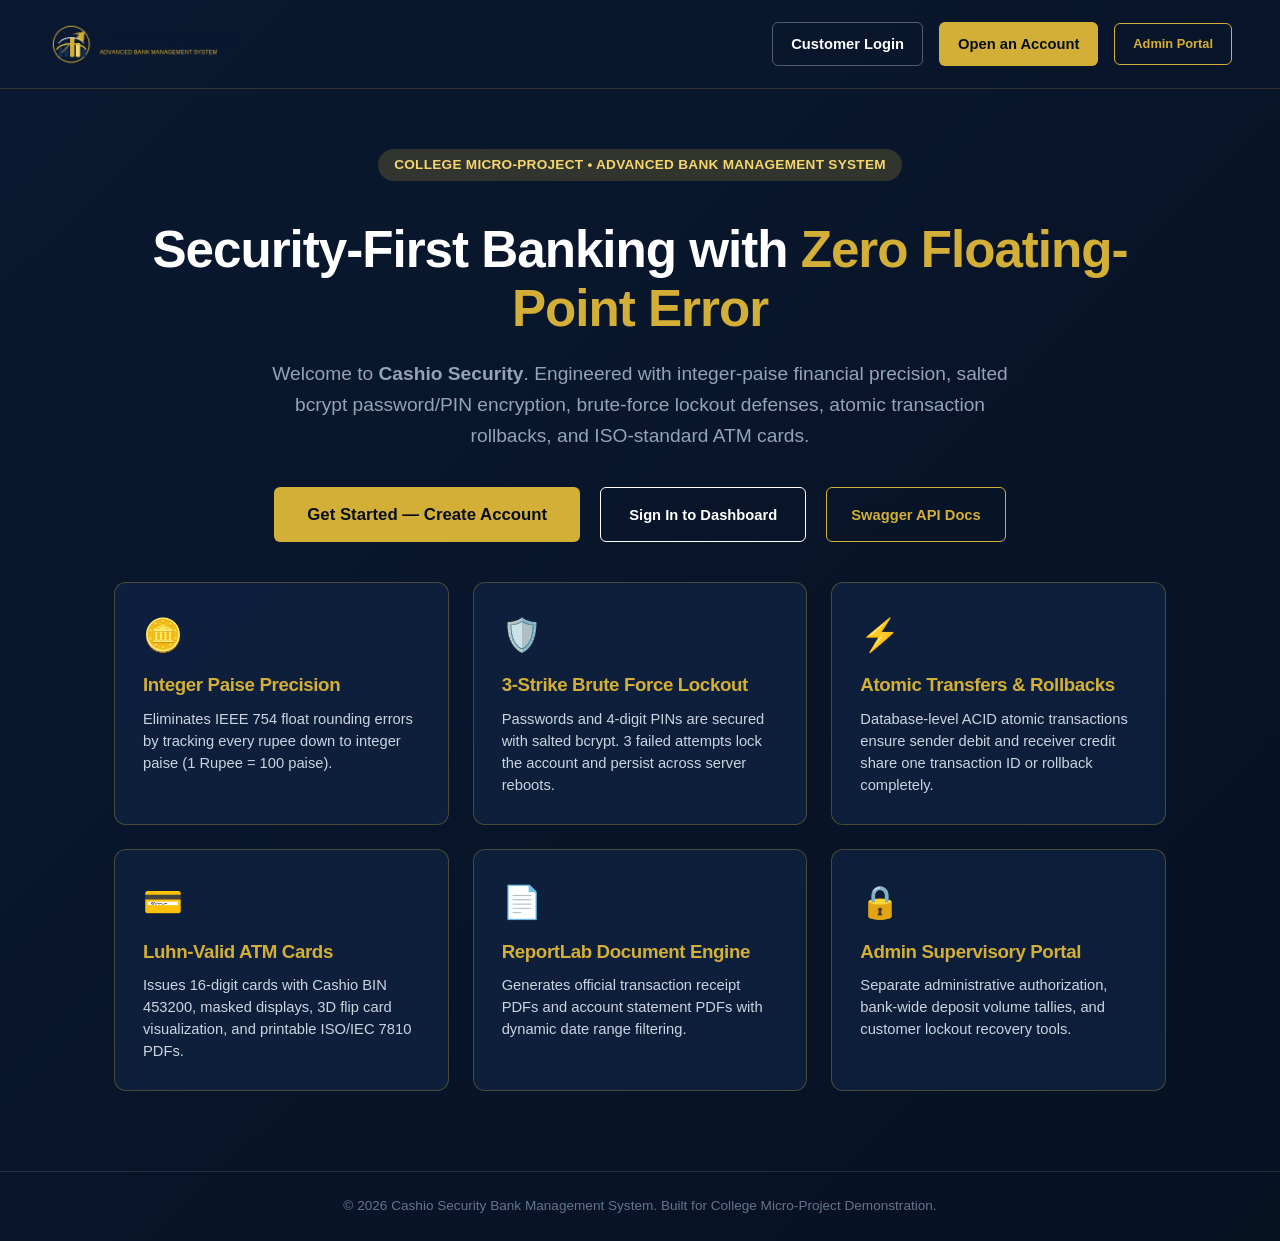
<file: frontend/index.html>
<!DOCTYPE html>
<html lang="en">
<head>
  <meta charset="UTF-8">
  <meta name="viewport" content="width=device-width, initial-scale=1.0">
  <title>Cashio Security — Advanced Bank Management System</title>
  <link rel="stylesheet" href="css/style.css">
</head>
<body style="background: linear-gradient(135deg, #0A1931 0%, #061122 100%); color: #ffffff;">

  <!-- Navigation Bar -->
  <nav style="display: flex; align-items: center; justify-content: space-between; padding: 20px 48px; border-bottom: 1px solid rgba(212, 175, 55, 0.2);">
    <div style="display: flex; align-items: center; gap: 12px;">
      <img src="assets/logo.png" alt="Cashio Security Logo" style="height: 48px;">
    </div>
    <div style="display: flex; align-items: center; gap: 16px;">
      <a href="login.html" class="btn btn-outline" style="color: #ffffff; border-color: rgba(255,255,255,0.3);">Customer Login</a>
      <a href="register.html" class="btn btn-gold">Open an Account</a>
      <a href="admin-login.html" class="btn btn-outline" style="color: var(--gold-primary); border-color: var(--gold-primary); font-size: 0.8rem;">Admin Portal</a>
    </div>
  </nav>

  <!-- Hero Section -->
  <header style="max-width: 1100px; margin: 60px auto 40px; text-align: center; padding: 0 24px;">
    <span class="badge" style="background: rgba(212, 175, 55, 0.2); color: var(--gold-light); padding: 6px 16px; border-radius: 20px; font-size: 0.85rem; margin-bottom: 20px;">
      COLLEGE MICRO-PROJECT • ADVANCED BANK MANAGEMENT SYSTEM
    </span>
    <h1 style="color: #ffffff; font-size: 3.2rem; margin: 20px 0; line-height: 1.15;">
      Security-First Banking with <span style="color: var(--gold-primary);">Zero Floating-Point Error</span>
    </h1>
    <p style="font-size: 1.2rem; color: #94a3b8; max-width: 760px; margin: 0 auto 36px; line-height: 1.6;">
      Welcome to <strong>Cashio Security</strong>. Engineered with integer-paise financial precision, salted bcrypt password/PIN encryption, brute-force lockout defenses, atomic transaction rollbacks, and ISO-standard ATM cards.
    </p>
    <div style="display: flex; justify-content: center; gap: 20px; flex-wrap: wrap;">
      <a href="register.html" class="btn btn-gold" style="padding: 14px 32px; font-size: 1.05rem;">Get Started — Create Account</a>
      <a href="login.html" class="btn btn-outline" style="color: #ffffff; border-color: #ffffff; padding: 14px 28px;">Sign In to Dashboard</a>
      <a href="/docs" target="_blank" class="btn btn-outline" style="color: var(--gold-primary); border-color: var(--gold-primary); padding: 14px 24px;">Swagger API Docs</a>
    </div>
  </header>

  <!-- Architectural Highlights Grid -->
  <section style="max-width: 1100px; margin: 40px auto 80px; padding: 0 24px;">
    <div class="grid-3" style="gap: 24px;">
      
      <div style="background: rgba(16, 36, 68, 0.7); border: 1px solid rgba(212, 175, 55, 0.3); border-radius: 12px; padding: 28px;">
        <div style="font-size: 2rem; margin-bottom: 12px;">🪙</div>
        <h3 style="color: var(--gold-primary); margin-bottom: 8px;">Integer Paise Precision</h3>
        <p style="color: #cbd5e1; font-size: 0.92rem;">
          Eliminates IEEE 754 float rounding errors by tracking every rupee down to integer paise (1 Rupee = 100 paise).
        </p>
      </div>

      <div style="background: rgba(16, 36, 68, 0.7); border: 1px solid rgba(212, 175, 55, 0.3); border-radius: 12px; padding: 28px;">
        <div style="font-size: 2rem; margin-bottom: 12px;">🛡️</div>
        <h3 style="color: var(--gold-primary); margin-bottom: 8px;">3-Strike Brute Force Lockout</h3>
        <p style="color: #cbd5e1; font-size: 0.92rem;">
          Passwords and 4-digit PINs are secured with salted bcrypt. 3 failed attempts lock the account and persist across server reboots.
        </p>
      </div>

      <div style="background: rgba(16, 36, 68, 0.7); border: 1px solid rgba(212, 175, 55, 0.3); border-radius: 12px; padding: 28px;">
        <div style="font-size: 2rem; margin-bottom: 12px;">⚡</div>
        <h3 style="color: var(--gold-primary); margin-bottom: 8px;">Atomic Transfers & Rollbacks</h3>
        <p style="color: #cbd5e1; font-size: 0.92rem;">
          Database-level ACID atomic transactions ensure sender debit and receiver credit share one transaction ID or rollback completely.
        </p>
      </div>

      <div style="background: rgba(16, 36, 68, 0.7); border: 1px solid rgba(212, 175, 55, 0.3); border-radius: 12px; padding: 28px;">
        <div style="font-size: 2rem; margin-bottom: 12px;">💳</div>
        <h3 style="color: var(--gold-primary); margin-bottom: 8px;">Luhn-Valid ATM Cards</h3>
        <p style="color: #cbd5e1; font-size: 0.92rem;">
          Issues 16-digit cards with Cashio BIN 453200, masked displays, 3D flip card visualization, and printable ISO/IEC 7810 PDFs.
        </p>
      </div>

      <div style="background: rgba(16, 36, 68, 0.7); border: 1px solid rgba(212, 175, 55, 0.3); border-radius: 12px; padding: 28px;">
        <div style="font-size: 2rem; margin-bottom: 12px;">📄</div>
        <h3 style="color: var(--gold-primary); margin-bottom: 8px;">ReportLab Document Engine</h3>
        <p style="color: #cbd5e1; font-size: 0.92rem;">
          Generates official transaction receipt PDFs and account statement PDFs with dynamic date range filtering.
        </p>
      </div>

      <div style="background: rgba(16, 36, 68, 0.7); border: 1px solid rgba(212, 175, 55, 0.3); border-radius: 12px; padding: 28px;">
        <div style="font-size: 2rem; margin-bottom: 12px;">🔒</div>
        <h3 style="color: var(--gold-primary); margin-bottom: 8px;">Admin Supervisory Portal</h3>
        <p style="color: #cbd5e1; font-size: 0.92rem;">
          Separate administrative authorization, bank-wide deposit volume tallies, and customer lockout recovery tools.
        </p>
      </div>

    </div>
  </section>

  <!-- Footer -->
  <footer style="text-align: center; padding: 24px; border-top: 1px solid rgba(255,255,255,0.1); color: #64748b; font-size: 0.85rem;">
    &copy; 2026 Cashio Security Bank Management System. Built for College Micro-Project Demonstration.
  </footer>

</body>
</html>
</file>
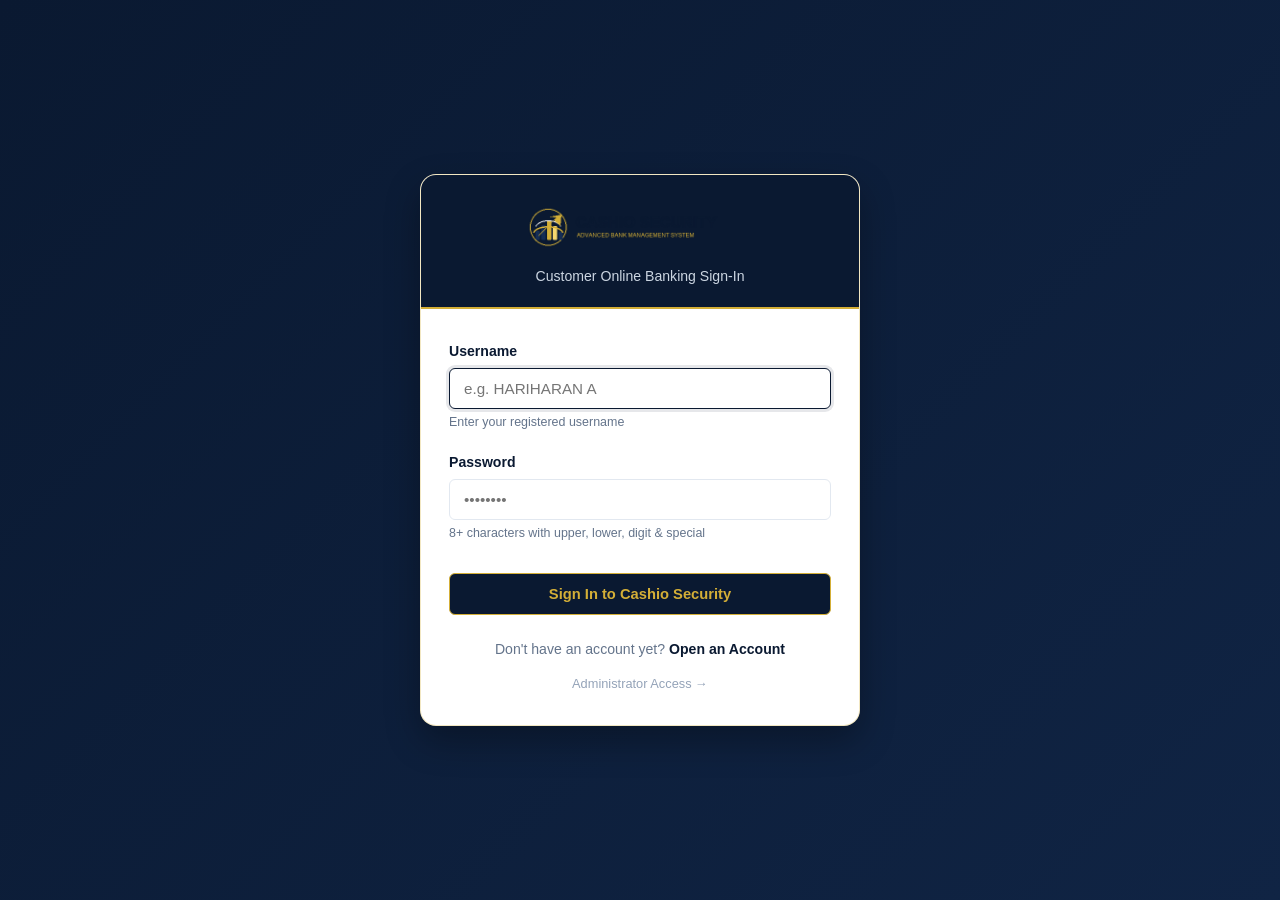
<file: frontend/card.html>
<!DOCTYPE html>
<html lang="en">
<head>
  <meta charset="UTF-8">
  <meta name="viewport" content="width=device-width, initial-scale=1.0">
  <title>ATM Debit Card — Cashio Security</title>
  <link rel="stylesheet" href="css/style.css">
  <link rel="stylesheet" href="css/card.css">
</head>
<body>

  <div class="app-container">
    
    <aside class="sidebar">
      <div class="sidebar-header">
        <img src="assets/logo.png" alt="Cashio Security" class="sidebar-logo">
      </div>
      <ul class="sidebar-menu">
        <li class="menu-category">Main Banking</li>
        <li><a href="dashboard.html"><span class="icon">📊</span> Dashboard</a></li>
        <li><a href="deposit.html"><span class="icon">📥</span> Deposit Money</a></li>
        <li><a href="withdraw.html"><span class="icon">📤</span> Withdraw Cash</a></li>
        <li><a href="transfer.html"><span class="icon">🔄</span> Transfer Funds</a></li>
        
        <li class="menu-category">Ledger & Documents</li>
        <li><a href="transactions.html"><span class="icon">📜</span> Transactions</a></li>
        <li><a href="statement.html"><span class="icon">📄</span> Account Statement</a></li>
        <li><a href="card.html" class="active"><span class="icon">💳</span> ATM Debit Card</a></li>
        <li><a href="interest.html"><span class="icon">📈</span> Apply Interest</a></li>

        <li class="menu-category">Account Settings</li>
        <li><a href="profile.html"><span class="icon">👤</span> My Profile</a></li>
      </ul>
      <div class="sidebar-footer">
        <button id="logout-btn" class="btn btn-outline btn-block" style="color: #cbd5e1; border-color: rgba(255,255,255,0.2);">
          <span>🚪 Log Out</span>
        </button>
      </div>
    </aside>

    <main class="main-content">
      
      <header class="topbar">
        <div class="topbar-left">
          <button class="hamburger-btn">☰</button>
          <h2 class="page-title">ATM Debit Card</h2>
        </div>
        <div class="topbar-right">
          <div class="user-badge">
            <div id="topbar-avatar" class="user-avatar">U</div>
            <span id="topbar-username">Customer</span>
          </div>
        </div>
      </header>

      <div class="content-body" style="max-width: 680px;">
        
        <!-- Interactive 3D Card Stage -->
        <div class="card" style="text-align: center; padding: 32px 24px;">
          
          <div style="display: flex; justify-content: space-between; align-items: center; margin-bottom: 14px;">
            <span id="card-status-pill" class="badge badge-info">Checking Status...</span>
            <span style="font-size: 0.8rem; color: #64748b;">Click card to flip 3D face</span>
          </div>

          <div class="card-stage">
            <div id="atm-card" class="atm-card-3d" title="Click to flip front / back">
              
              <!-- Front Face -->
              <div class="card-face card-front">
                <div class="card-top-row">
                  <span class="card-bank-name">CASHIO SECURITY</span>
                  <span class="card-debit-badge">DEBIT</span>
                </div>
                
                <div class="card-chip-row">
                  <img src="assets/chip.svg" alt="EMV Chip" class="card-chip">
                  <span class="contactless-icon">)))</span>
                </div>

                <div id="card-num-view" class="card-number-display">•••• •••• •••• ••••</div>

                <div class="card-bottom-row">
                  <div class="card-holder-info">
                    <span class="card-label-small">Cardholder</span>
                    <span id="card-holder-view" class="card-holder-name">CUSTOMER NAME</span>
                  </div>

                  <div class="card-expiry-info">
                    <span class="card-label-small">Valid Thru</span>
                    <span id="card-expiry-view" class="card-expiry-date">--/--</span>
                  </div>

                  <div class="card-network-logo">
                    <div class="network-circle network-red"></div>
                    <div class="network-circle network-yellow"></div>
                  </div>
                </div>
              </div>

              <!-- Back Face -->
              <div class="card-face card-back">
                <div class="card-mag-stripe"></div>
                
                <div class="card-back-middle">
                  <div class="card-sig-panel">
                    <span class="card-cvv-text" id="card-back-cvv">CVV: ***</span>
                  </div>
                </div>

                <div class="card-back-footer">
                  <p style="margin-bottom: 3px; color: var(--gold-light);">Customer Support: 1800-CASHIO-00 | support@cashiosecurity.in</p>
                  <p>This card is the property of Cashio Security Bank. Unauthorized use is prohibited.</p>
                </div>
              </div>

            </div>
          </div>

          <div class="card-flip-prompt">💡 Click anywhere on the card to inspect the magnetic stripe & signature panel</div>

          <!-- Card Management Action Buttons -->
          <div id="card-actions-area" style="margin-top: 28px; display: flex; gap: 14px; justify-content: center; flex-wrap: wrap;">
            <!-- Rendered dynamically depending on NONE, ACTIVE, BLOCKED -->
          </div>

        </div>

      </div>
    </main>
  </div>

  <!-- One-Time CVV Modal Alert -->
  <div id="cvv-modal" class="modal-backdrop">
    <div class="modal-card">
      <div class="modal-header">
        <h3>🔐 Important: Card Security Details</h3>
      </div>
      <div class="modal-body" style="text-align: center; padding: 24px;">
        <p style="color: #64748b; font-size: 0.95rem; margin-bottom: 12px;">Your Cashio Security debit card has been generated.</p>
        <div style="font-size: 0.85rem; color: #b45309; background: #fef3c7; padding: 10px; border-radius: 6px; margin-bottom: 16px;">
          ⚠️ <strong>Security Notice:</strong> The 3-digit CVV below is displayed <u>ONLY ONCE</u> and is never stored in plain text. Memorize or save it now!
        </div>
        <div style="font-size: 0.8rem; text-transform: uppercase; color: #64748b;">Your 3-Digit CVV</div>
        <div id="issued-cvv-display" style="font-size: 2.2rem; font-weight: 900; font-family: monospace; color: #0A1931; letter-spacing: 0.3em; margin: 6px 0 16px;">
          ---
        </div>
      </div>
      <div class="modal-footer" style="justify-content: center;">
        <button type="button" id="cvv-modal-close-btn" class="btn btn-primary" style="padding: 10px 32px;">I Have Saved My CVV</button>
      </div>
    </div>
  </div>

  <script src="js/api.js"></script>
  <script src="js/auth.js"></script>
  <script src="js/ui.js"></script>
  <script>
    auth.requireAuth();
    document.getElementById("logout-btn").onclick = () => auth.logout();

    const atmCard = document.getElementById("atm-card");
    atmCard.onclick = () => atmCard.classList.toggle("flipped");

    let currentAccount = null;

    async function loadCardState() {
      try {
        currentAccount = await api.get("/account/details");
        renderCardUI(currentAccount);
      } catch (err) {
        ui.toast(err.message || "Failed to load card state", "error");
      }
    }

    function renderCardUI(acc) {
      const statusPill = document.getElementById("card-status-pill");
      const numView = document.getElementById("card-num-view");
      const holderView = document.getElementById("card-holder-view");
      const expiryView = document.getElementById("card-expiry-view");
      const actionsArea = document.getElementById("card-actions-area");

      holderView.textContent = (acc.name || "CARDHOLDER").toUpperCase();

      if (acc.card_status === "ACTIVE") {
        statusPill.className = "badge badge-success";
        statusPill.textContent = "ACTIVE DEBIT CARD";
        numView.textContent = acc.card_masked || "•••• •••• •••• ••••";
        expiryView.textContent = acc.card_expiry || "11/31";

        actionsArea.innerHTML = `
          <button id="download-card-btn" class="btn btn-gold">📥 Download Card PDF (85.6×54mm)</button>
          <button id="block-card-btn" class="btn btn-danger">🔒 Freeze / Block Card</button>
        `;

        document.getElementById("download-card-btn").onclick = handleDownloadCard;
        document.getElementById("block-card-btn").onclick = handleBlockCard;

      } else if (acc.card_status === "BLOCKED") {
        statusPill.className = "badge badge-danger";
        statusPill.textContent = "CARD BLOCKED / FROZEN";
        numView.textContent = acc.card_masked || "•••• •••• •••• ••••";
        expiryView.textContent = acc.card_expiry || "11/31";

        actionsArea.innerHTML = `
          <button id="unblock-card-btn" class="btn btn-primary">🔓 Unblock & Reactivate Card</button>
          <div style="width: 100%; font-size: 0.8rem; color: #ef4444; margin-top: 6px;">
            ⚠️ This card is blocked. PDF downloads are prohibited until unblocked.
          </div>
        `;

        document.getElementById("unblock-card-btn").onclick = handleUnblockCard;

      } else {
        // NONE
        statusPill.className = "badge badge-info";
        statusPill.textContent = "NO CARD ISSUED";
        numView.textContent = "•••• •••• •••• ••••";
        expiryView.textContent = "--/--";

        actionsArea.innerHTML = `
          <button id="issue-card-btn" class="btn btn-gold" style="padding: 12px 28px;">
            💳 Issue Instant Cashio Debit Card
          </button>
        `;

        document.getElementById("issue-card-btn").onclick = handleIssueCard;
      }
    }

    function handleIssueCard() {
      ui.promptPin({
        title: "Issue New Cashio Debit Card",
        description: "Enter your 4-digit security PIN to authorize card generation."
      }, async (pin) => {
        try {
          ui.toast("Generating Luhn-compliant 16-digit card...", "info");
          const data = await api.post("/card/issue", { pin });
          
          // Show one-time CVV modal
          document.getElementById("issued-cvv-display").textContent = data.cvv;
          document.getElementById("cvv-modal").classList.add("active");

          ui.toast("Debit card issued successfully!", "success");
          await loadCardState();
        } catch (err) {
          ui.toast(err.message || "Failed to issue card", "error");
        }
      });
    }

    document.getElementById("cvv-modal-close-btn").onclick = () => {
      document.getElementById("cvv-modal").classList.remove("active");
    };

    function handleBlockCard() {
      ui.promptPin({
        title: "Block ATM Debit Card",
        description: "Are you sure? Enter your 4-digit PIN to immediately freeze this card."
      }, async (pin) => {
        try {
          const data = await api.post("/card/block", { pin });
          ui.toast(data.message, "warning");
          await loadCardState();
        } catch (err) {
          ui.toast(err.message || "Failed to block card", "error");
        }
      });
    }

    function handleUnblockCard() {
      ui.promptPin({
        title: "Unblock ATM Debit Card",
        description: "Enter your 4-digit PIN to unblock and reactivate your debit card."
      }, async (pin) => {
        try {
          const data = await api.post("/card/unblock", { pin });
          ui.toast(data.message, "success");
          await loadCardState();
        } catch (err) {
          ui.toast(err.message || "Failed to unblock card", "error");
        }
      });
    }

    function handleDownloadCard() {
      ui.promptPin({
        title: "Verify PIN for Card Download",
        description: "Owner identity check: enter your 4-digit PIN to download the full-detail printable ATM card PDF."
      }, async (pin) => {
        try {
          ui.toast("Compiling ISO/IEC 7810 printable card PDF...", "info");
          const blob = await api.post("/card/download", { pin });
          api.downloadBlob(blob, `Cashio_Card_${currentAccount.account_number}.pdf`);
          ui.toast("Card PDF downloaded successfully!", "success");
        } catch (err) {
          ui.toast(err.message || "Failed to download card PDF", "error");
        }
      });
    }

    loadCardState();
  </script>
</body>
</html>
</file>
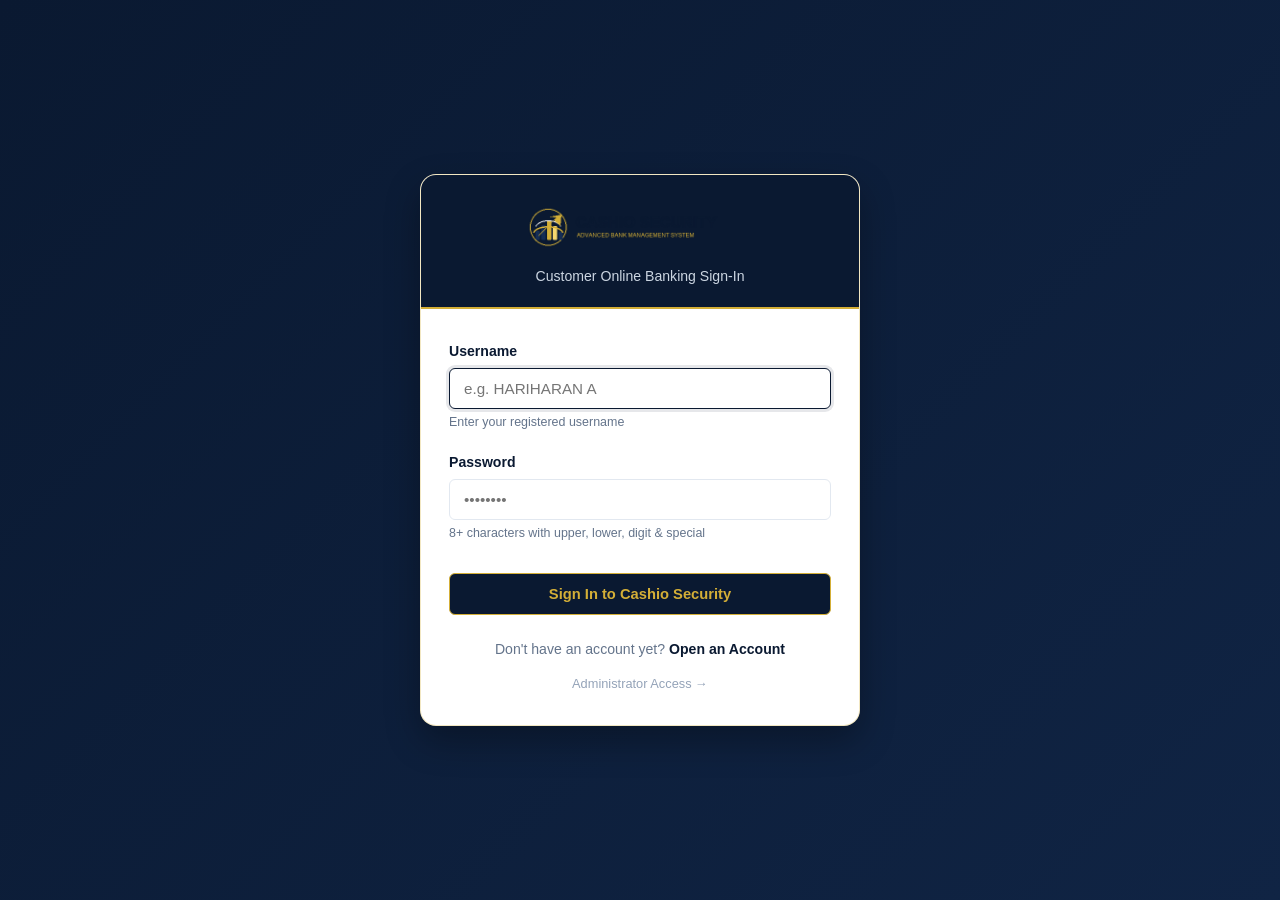
<file: frontend/interest.html>
<!DOCTYPE html>
<html lang="en">
<head>
  <meta charset="UTF-8">
  <meta name="viewport" content="width=device-width, initial-scale=1.0">
  <title>Apply Interest — Cashio Security</title>
  <link rel="stylesheet" href="css/style.css">
</head>
<body>

  <div class="app-container">
    
    <aside class="sidebar">
      <div class="sidebar-header">
        <img src="assets/logo.png" alt="Cashio Security" class="sidebar-logo">
      </div>
      <ul class="sidebar-menu">
        <li class="menu-category">Main Banking</li>
        <li><a href="dashboard.html"><span class="icon">📊</span> Dashboard</a></li>
        <li><a href="deposit.html"><span class="icon">📥</span> Deposit Money</a></li>
        <li><a href="withdraw.html"><span class="icon">📤</span> Withdraw Cash</a></li>
        <li><a href="transfer.html"><span class="icon">🔄</span> Transfer Funds</a></li>
        
        <li class="menu-category">Ledger & Documents</li>
        <li><a href="transactions.html"><span class="icon">📜</span> Transactions</a></li>
        <li><a href="statement.html"><span class="icon">📄</span> Account Statement</a></li>
        <li><a href="card.html"><span class="icon">💳</span> ATM Debit Card</a></li>
        <li><a href="interest.html" class="active"><span class="icon">📈</span> Apply Interest</a></li>

        <li class="menu-category">Account Settings</li>
        <li><a href="profile.html"><span class="icon">👤</span> My Profile</a></li>
      </ul>
      <div class="sidebar-footer">
        <button id="logout-btn" class="btn btn-outline btn-block" style="color: #cbd5e1; border-color: rgba(255,255,255,0.2);">
          <span>🚪 Log Out</span>
        </button>
      </div>
    </aside>

    <main class="main-content">
      
      <header class="topbar">
        <div class="topbar-left">
          <button class="hamburger-btn">☰</button>
          <h2 class="page-title">Savings Interest Credit</h2>
        </div>
        <div class="topbar-right">
          <div class="user-badge">
            <div id="topbar-avatar" class="user-avatar">U</div>
            <span id="topbar-username">Customer</span>
          </div>
        </div>
      </header>

      <div class="content-body" style="max-width: 640px;">
        
        <div class="card">
          <div class="card-header">
            <h3 class="card-title">Credit Interest to Account</h3>
            <span class="badge badge-success">0.01% – 15.00% Allowed</span>
          </div>

          <div style="background: #f8fafc; border-radius: 8px; padding: 14px 18px; margin-bottom: 20px; border-left: 4px solid var(--gold-primary);">
            <div style="font-size: 0.8rem; color: #64748b;">Current Balance:</div>
            <div id="interest-current-bal" style="font-size: 1.5rem; font-weight: 800; color: #0A1931;">Loading...</div>
          </div>

          <form id="interest-form">
            
            <div class="form-group">
              <label class="form-label" for="interest-rate">Annual Interest Rate (%) *</label>
              <input type="number" id="interest-rate" class="form-control" placeholder="e.g. 4.5" step="0.01" min="0.01" max="15.0" required 
                     style="font-size: 1.3rem; font-weight: 700; color: #0A1931;" />
              <div class="form-hint">Accepted rate range: 0.01% to 15.00%</div>
            </div>

            <!-- Live Calculation Preview -->
            <div style="background: rgba(212, 175, 55, 0.08); border: 1px solid rgba(212, 175, 55, 0.3); border-radius: 8px; padding: 16px; margin-bottom: 20px;">
              <div style="font-size: 0.82rem; color: #64748b; margin-bottom: 4px;">Projected Interest Amount:</div>
              <div id="projected-interest" style="font-size: 1.25rem; font-weight: 700; color: var(--navy-primary);">₹0.00</div>
              <div id="projected-balance" style="font-size: 0.82rem; color: #64748b; margin-top: 4px;">New Projected Balance: ₹0.00</div>
            </div>

            <div class="form-group">
              <label class="form-label" for="interest-remark">Remark / Memo (Optional)</label>
              <input type="text" id="interest-remark" class="form-control" placeholder="e.g. Annual savings yield" />
            </div>

            <button type="submit" id="interest-submit-btn" class="btn btn-gold btn-block" style="padding: 13px; font-weight: 700;">
              Authorize & Apply Interest Credit
            </button>

          </form>

        </div>

      </div>
    </main>
  </div>

  <script src="js/api.js"></script>
  <script src="js/auth.js"></script>
  <script src="js/ui.js"></script>
  <script>
    auth.requireAuth();
    document.getElementById("logout-btn").onclick = () => auth.logout();

    let balancePaise = 0;
    const rateInput = document.getElementById("interest-rate");
    const projInterestEl = document.getElementById("projected-interest");
    const projBalEl = document.getElementById("projected-balance");
    const submitBtn = document.getElementById("interest-submit-btn");

    async function loadBalance() {
      try {
        const bal = await api.get("/account/balance");
        balancePaise = bal.balance_paise;
        document.getElementById("interest-current-bal").textContent = bal.balance_rupees;
        updatePreview();
      } catch (e) {
        document.getElementById("interest-current-bal").textContent = "₹--.--";
      }
    }

    function updatePreview() {
      const rate = parseFloat(rateInput.value);
      if (!rate || rate <= 0 || balancePaise <= 0) {
        projInterestEl.textContent = "₹0.00";
        projBalEl.textContent = `New Projected Balance: ${api.formatPaise(balancePaise)}`;
        return;
      }

      // Exact integer paise arithmetic: round(balance * rate / 100)
      const interestPaise = Math.round((balancePaise * rate) / 100);
      const newBalancePaise = balancePaise + interestPaise;

      projInterestEl.textContent = `+ ${api.formatPaise(interestPaise)}`;
      projBalEl.textContent = `New Projected Balance: ${api.formatPaise(newBalancePaise)}`;
    }

    rateInput.oninput = updatePreview;

    document.getElementById("interest-form").onsubmit = (e) => {
      e.preventDefault();
      const rate = parseFloat(rateInput.value);
      const remark = document.getElementById("interest-remark").value.trim() || undefined;

      if (!rate || rate < 0.01 || rate > 15.0) {
        ui.toast("Interest rate must be between 0.01% and 15.00%", "warning");
        return;
      }

      ui.promptPin({
        title: "Authorize Interest Credit",
        description: `Enter your 4-digit PIN to apply ${rate}% interest to your account.`
      }, async (pin) => {
        submitBtn.disabled = true;
        submitBtn.innerHTML = '<span class="spinner"></span> Applying Interest...';

        try {
          const data = await api.post("/account/interest", { rate, pin, remark });
          ui.toast(data.message, "success");
          rateInput.value = "";
          document.getElementById("interest-remark").value = "";
          await loadBalance();
        } catch (err) {
          ui.toast(err.message || "Failed to apply interest", "error");
        } finally {
          submitBtn.disabled = false;
          submitBtn.innerHTML = 'Authorize & Apply Interest Credit';
        }
      });
    };

    loadBalance();
  </script>
</body>
</html>
</file>
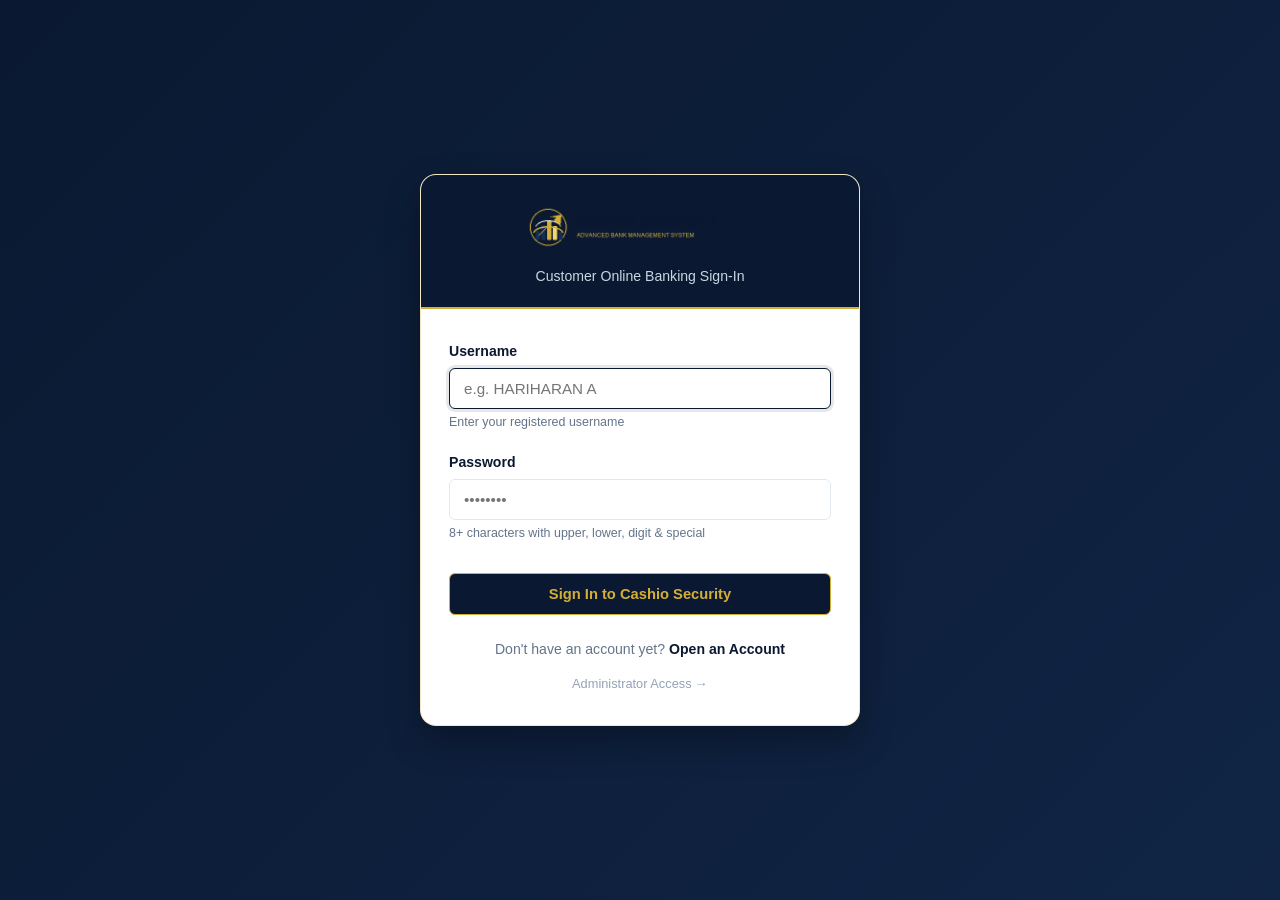
<file: frontend/login.html>
<!DOCTYPE html>
<html lang="en">
<head>
  <meta charset="UTF-8">
  <meta name="viewport" content="width=device-width, initial-scale=1.0">
  <title>Customer Login — Cashio Security</title>
  <link rel="stylesheet" href="css/style.css">
</head>
<body style="display: flex; align-items: center; justify-content: center; min-height: 100vh; background: linear-gradient(135deg, #0A1931 0%, #102444 100%); padding: 20px;">

  <div style="background: #ffffff; border-radius: 16px; box-shadow: 0 15px 35px rgba(0,0,0,0.3); width: 100%; max-width: 440px; overflow: hidden; border: 1px solid rgba(212, 175, 55, 0.3);">
    
    <!-- Header -->
    <div style="background: #0A1931; padding: 28px 24px 20px; text-align: center; border-bottom: 2px solid #D4AF37;">
      <a href="index.html">
        <img src="assets/logo.png" alt="Cashio Security" style="height: 48px; margin-bottom: 8px;">
      </a>
      <p style="color: #cbd5e1; font-size: 0.88rem;">Customer Online Banking Sign-In</p>
    </div>

    <!-- Form Area -->
    <div style="padding: 32px 28px;">
      
      <!-- Alert Banner -->
      <div id="login-alert" style="display: none; padding: 12px 16px; border-radius: 8px; font-size: 0.88rem; margin-bottom: 20px;"></div>

      <form id="login-form">
        
        <div class="form-group">
          <label class="form-label" for="username">Username</label>
          <input type="text" id="username" class="form-control" placeholder="e.g. HARIHARAN A" required autofocus />
          <div class="form-hint">Enter your registered username</div>
        </div>

        <div class="form-group">
          <label class="form-label" for="password">Password</label>
          <input type="password" id="password" class="form-control" placeholder="••••••••" required />
          <div class="form-hint">8+ characters with upper, lower, digit & special</div>
        </div>

        <button type="submit" id="submit-btn" class="btn btn-primary btn-block" style="padding: 12px; margin-top: 10px;">
          <span>Sign In to Cashio Security</span>
        </button>

      </form>

      <div style="margin-top: 24px; text-align: center; font-size: 0.88rem; color: #64748b;">
        Don't have an account yet? <a href="register.html" style="font-weight: 700;">Open an Account</a>
      </div>

      <div style="margin-top: 14px; text-align: center; font-size: 0.8rem;">
        <a href="admin-login.html" style="color: #94a3b8;">Administrator Access &rarr;</a>
      </div>

    </div>
  </div>

  <script src="js/api.js"></script>
  <script src="js/auth.js"></script>
  <script src="js/ui.js"></script>
  <script>
    // Handle URL alerts (e.g., session expired or logged out)
    const params = new URLSearchParams(window.location.search);
    const alertEl = document.getElementById("login-alert");

    if (params.get("expired")) {
      alertEl.style.display = "block";
      alertEl.style.background = "#fee2e2";
      alertEl.style.color = "#b91c1c";
      alertEl.textContent = "Your session has expired. Please log in again.";
    } else if (params.get("logged_out")) {
      alertEl.style.display = "block";
      alertEl.style.background = "#dcfce7";
      alertEl.style.color = "#15803d";
      alertEl.textContent = "You have been logged out successfully.";
    }

    // Form submission
    const pwInput = document.getElementById("password");
    const form = document.getElementById("login-form");
    const submitBtn = document.getElementById("submit-btn");

    form.onsubmit = async (e) => {
      e.preventDefault();
      alertEl.style.display = "none";
      submitBtn.disabled = true;
      submitBtn.innerHTML = '<span class="spinner"></span> Signing in...';

      const username = document.getElementById("username").value.trim();
      const password = pwInput.value;

      try {
        const data = await api.post("/auth/login", { name: username, password });
        
        // Save token and user details to session
        auth.saveUserSession(data.access_token, {
          name: data.name,
          account_number: data.account_number,
          last_login: data.last_login
        });

        ui.toast("Login successful! Redirecting...", "success");
        setTimeout(() => {
          window.location.href = "dashboard.html";
        }, 600);

      } catch (err) {
        submitBtn.disabled = false;
        submitBtn.innerHTML = 'Sign In to Cashio Security';

        alertEl.style.display = "block";
        alertEl.style.background = "#fee2e2";
        alertEl.style.color = "#b91c1c";
        
        // Format lockout and attempt messages cleanly
        alertEl.textContent = err.message || "Invalid username or password.";
      }
    };
  </script>
</body>
</html>
</file>
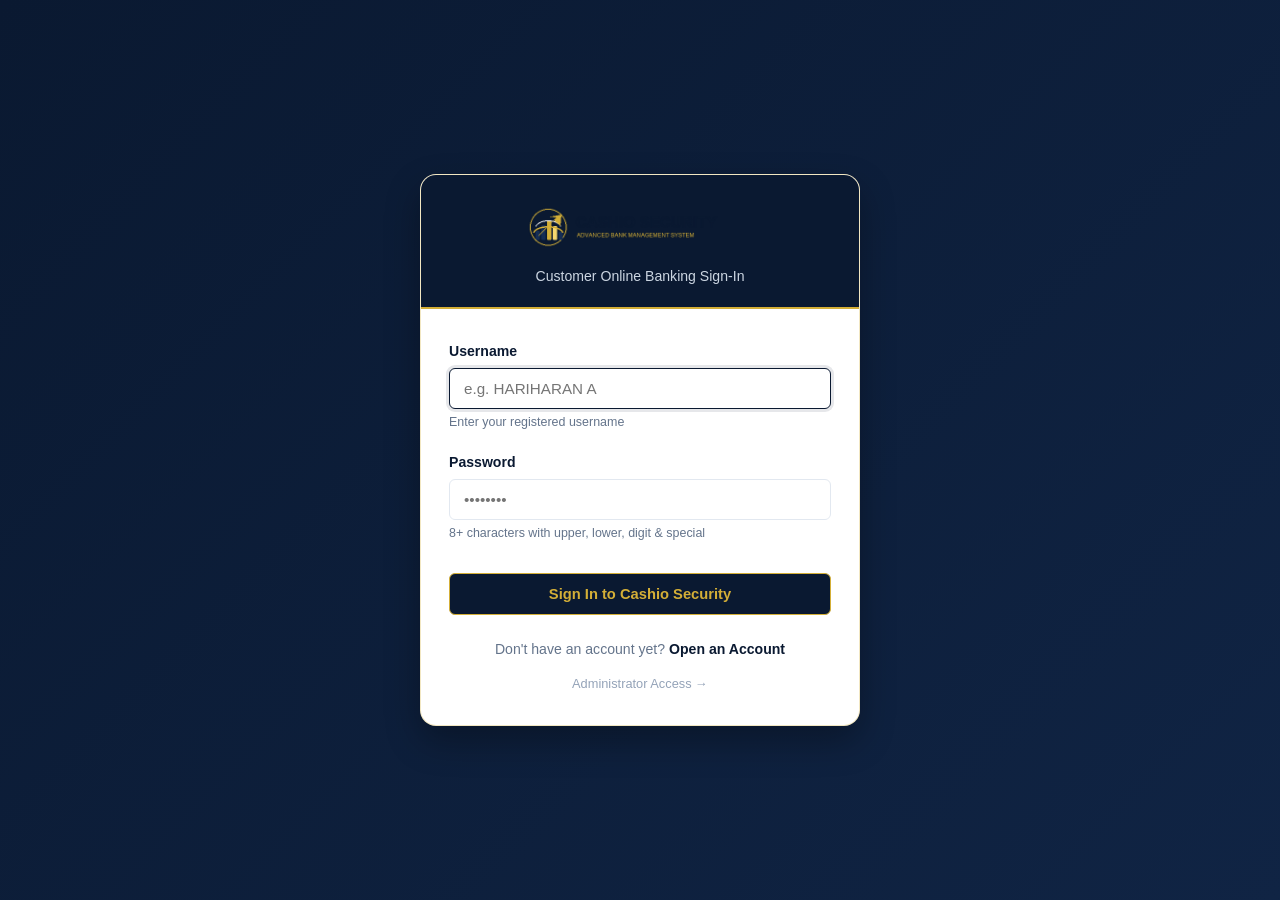
<file: frontend/profile.html>
<!DOCTYPE html>
<html lang="en">
<head>
  <meta charset="UTF-8">
  <meta name="viewport" content="width=device-width, initial-scale=1.0">
  <title>Customer Profile & Security — Cashio Security</title>
  <link rel="stylesheet" href="css/style.css">
</head>
<body>

  <div class="app-container">
    
    <aside class="sidebar">
      <div class="sidebar-header">
        <img src="assets/logo.png" alt="Cashio Security" class="sidebar-logo">
      </div>
      <ul class="sidebar-menu">
        <li class="menu-category">Main Banking</li>
        <li><a href="dashboard.html"><span class="icon">📊</span> Dashboard</a></li>
        <li><a href="deposit.html"><span class="icon">📥</span> Deposit Money</a></li>
        <li><a href="withdraw.html"><span class="icon">📤</span> Withdraw Cash</a></li>
        <li><a href="transfer.html"><span class="icon">🔄</span> Transfer Funds</a></li>
        
        <li class="menu-category">Ledger & Documents</li>
        <li><a href="transactions.html"><span class="icon">📜</span> Transactions</a></li>
        <li><a href="statement.html"><span class="icon">📄</span> Account Statement</a></li>
        <li><a href="card.html"><span class="icon">💳</span> ATM Debit Card</a></li>
        <li><a href="interest.html"><span class="icon">📈</span> Apply Interest</a></li>

        <li class="menu-category">Account Settings</li>
        <li><a href="profile.html" class="active"><span class="icon">👤</span> My Profile</a></li>
      </ul>
      <div class="sidebar-footer">
        <button id="logout-btn" class="btn btn-outline btn-block" style="color: #cbd5e1; border-color: rgba(255,255,255,0.2);">
          <span>🚪 Log Out</span>
        </button>
      </div>
    </aside>

    <main class="main-content">
      
      <header class="topbar">
        <div class="topbar-left">
          <button class="hamburger-btn">☰</button>
          <h2 class="page-title">Profile & Security Settings</h2>
        </div>
        <div class="topbar-right">
          <div class="user-badge">
            <div id="topbar-avatar" class="user-avatar">U</div>
            <span id="topbar-username">Customer</span>
          </div>
        </div>
      </header>

      <div class="content-body" style="max-width: 800px;">
        
        <!-- Section 1: Contact Information -->
        <div class="card">
          <div class="card-header">
            <h3 class="card-title">Contact Information</h3>
            <span class="badge badge-info">Profile Data</span>
          </div>

          <form id="profile-contact-form">
            <div class="grid-2">
              <div class="form-group">
                <label class="form-label" for="prof-email">Email Address</label>
                <input type="email" id="prof-email" class="form-control" placeholder="user@example.com" />
              </div>

              <div class="form-group">
                <label class="form-label" for="prof-phone">Phone Number (10 Digits)</label>
                <input type="tel" id="prof-phone" class="form-control" maxlength="10" placeholder="9876543210" />
              </div>
            </div>

            <div class="form-group">
              <label class="form-label" for="prof-address">Residential Address</label>
              <input type="text" id="prof-address" class="form-control" placeholder="Street, City, Postal Code" />
            </div>

            <button type="submit" id="save-contact-btn" class="btn btn-primary">Save Contact Changes</button>
          </form>
        </div>

        <!-- Section 2: Change Username & Password -->
        <div class="grid-2">
          
          <!-- Username Change -->
          <div class="card">
            <div class="card-header">
              <h3 class="card-title">Change Username</h3>
            </div>
            <form id="username-form">
              <div class="form-group">
                <label class="form-label" for="new-username">New Username</label>
                <input type="text" id="new-username" class="form-control" placeholder="3–30 letters (e.g. HARIHARAN A)" required />
              </div>
              <div class="form-group">
                <label class="form-label" for="user-change-pw">Current Password</label>
                <input type="password" id="user-change-pw" class="form-control" placeholder="Verify password" required />
              </div>
              <button type="submit" class="btn btn-outline btn-block">Update Username</button>
            </form>
          </div>

          <!-- Password Reset -->
          <div class="card">
            <div class="card-header">
              <h3 class="card-title">Change Password</h3>
            </div>
            <form id="password-form">
              <div class="form-group">
                <label class="form-label" for="old-pw">Current Password</label>
                <input type="password" id="old-pw" class="form-control" required />
              </div>
              <div class="form-group">
                <label class="form-label" for="new-pw">New Password (8+ chars)</label>
                <input type="password" id="new-pw" class="form-control" required />
              </div>
              <div class="form-group">
                <label class="form-label" for="confirm-pw">Confirm New Password</label>
                <input type="password" id="confirm-pw" class="form-control" required />
              </div>
              <button type="submit" class="btn btn-outline btn-block">Reset Password</button>
            </form>
          </div>

        </div>

        <!-- Section 3: Change 4-Digit PIN -->
        <div class="card" style="margin-top: 4px;">
          <div class="card-header">
            <h3 class="card-title">Change Transaction PIN</h3>
            <span class="badge badge-warning">4-Digit Security Code</span>
          </div>

          <form id="pin-change-form" style="max-width: 440px;">
            <div class="form-group">
              <label class="form-label" for="old-pin">Current 4-Digit PIN</label>
              <input type="password" id="old-pin" class="form-control" maxlength="4" placeholder="••••" required style="letter-spacing: 0.3em; width: 140px;" />
            </div>

            <div class="grid-2" style="gap: 16px;">
              <div class="form-group">
                <label class="form-label" for="new-pin">New 4-Digit PIN</label>
                <input type="password" id="new-pin" class="form-control" maxlength="4" placeholder="••••" required style="letter-spacing: 0.3em;" />
              </div>

              <div class="form-group">
                <label class="form-label" for="confirm-pin">Confirm New PIN</label>
                <input type="password" id="confirm-pin" class="form-control" maxlength="4" placeholder="••••" required style="letter-spacing: 0.3em;" />
              </div>
            </div>

            <button type="submit" class="btn btn-outline">Update Transaction PIN</button>
          </form>
        </div>

        <!-- Section 4: Danger Zone (Soft Delete Account) -->
        <div class="card" style="border-color: #fca5a5; background: #fff5f5; margin-top: 12px;">
          <div class="card-header" style="border-color: #fecaca;">
            <h3 class="card-title" style="color: #b91c1c;">Danger Zone — Deactivate Account</h3>
            <span class="badge badge-danger">Soft Delete</span>
          </div>
          
          <p style="font-size: 0.88rem; color: #7f1d1d; margin-bottom: 16px;">
            Deactivating your Cashio Security account will disable login access and freeze card operations immediately. Your financial audit records will remain preserved in the banking ledger as required by financial regulations.
          </p>

          <button type="button" id="delete-account-btn" class="btn btn-danger">
            Deactivate This Account
          </button>
        </div>

      </div>
    </main>
  </div>

  <script src="js/api.js"></script>
  <script src="js/auth.js"></script>
  <script src="js/ui.js"></script>
  <script>
    auth.requireAuth();
    document.getElementById("logout-btn").onclick = () => auth.logout();

    // 1. Load current profile
    async function loadProfile() {
      try {
        const p = await api.get("/account/profile");
        if (p) {
          document.getElementById("prof-email").value = p.email || "";
          document.getElementById("prof-phone").value = p.phone || "";
          document.getElementById("prof-address").value = p.address || "";
        }
      } catch (err) {
        ui.toast(err.message || "Failed to load profile", "error");
      }
    }

    // 2. Update contact details
    document.getElementById("profile-contact-form").onsubmit = async (e) => {
      e.preventDefault();
      const email = document.getElementById("prof-email").value.trim() || null;
      const phone = document.getElementById("prof-phone").value.trim() || null;
      const address = document.getElementById("prof-address").value.trim() || null;

      try {
        await api.put("/account/profile", { email, phone, address });
        ui.toast("Contact profile updated successfully!", "success");
      } catch (err) {
        ui.toast(err.message || "Failed to update profile", "error");
      }
    };

    // 3. Update username
    document.getElementById("username-form").onsubmit = async (e) => {
      e.preventDefault();
      const new_name = document.getElementById("new-username").value.trim();
      const password = document.getElementById("user-change-pw").value;

      try {
        const data = await api.put("/account/username", { new_name, password });
        ui.toast(data.message, "success");
        // Update session
        const u = auth.getUser() || {};
        u.name = new_name;
        auth.saveUserSession(auth.getToken(), u);
        document.getElementById("topbar-username").textContent = new_name;
        document.getElementById("new-username").value = "";
        document.getElementById("user-change-pw").value = "";
      } catch (err) {
        ui.toast(err.message || "Failed to change username", "error");
      }
    };

    // 4. Update password
    document.getElementById("password-form").onsubmit = async (e) => {
      e.preventDefault();
      const old_password = document.getElementById("old-pw").value;
      const new_password = document.getElementById("new-pw").value;
      const confirm_password = document.getElementById("confirm-pw").value;

      if (new_password !== confirm_password) {
        ui.toast("New password and confirm password do not match.", "warning");
        return;
      }

      try {
        const data = await api.post("/account/reset-password", {
          old_password,
          new_password,
          confirm_password
        });
        ui.toast(data.message, "success");
        document.getElementById("old-pw").value = "";
        document.getElementById("new-pw").value = "";
        document.getElementById("confirm-pw").value = "";
      } catch (err) {
        ui.toast(err.message || "Failed to change password", "error");
      }
    };

    // 5. Update PIN
    document.getElementById("pin-change-form").onsubmit = async (e) => {
      e.preventDefault();
      const old_pin = document.getElementById("old-pin").value.trim();
      const new_pin = document.getElementById("new-pin").value.trim();
      const confirm_pin = document.getElementById("confirm-pin").value.trim();

      if (new_pin !== confirm_pin) {
        ui.toast("New PIN and confirm PIN do not match.", "warning");
        return;
      }

      try {
        const data = await api.post("/account/reset-pin", {
          old_pin,
          new_pin,
          confirm_pin
        });
        ui.toast(data.message, "success");
        document.getElementById("old-pin").value = "";
        document.getElementById("new-pin").value = "";
        document.getElementById("confirm-pin").value = "";
      } catch (err) {
        ui.toast(err.message || "Failed to change PIN", "error");
      }
    };

    // 6. Delete account with double confirmation
    document.getElementById("delete-account-btn").onclick = () => {
      ui.confirm({
        title: "Deactivate Account Confirmation",
        message: "Are you absolutely sure you want to deactivate your account? This action requires password and PIN verification.",
        confirmText: "Yes, Continue to Verification",
        danger: true
      }, () => {
        // Double verification prompt
        ui.promptPin({
          title: "Enter PIN & Password to Deactivate",
          description: "Enter your 4-digit PIN. You will also be prompted for your password."
        }, async (pin) => {
          const password = prompt("Please enter your login password to confirm deactivation:");
          if (!password) {
            ui.toast("Account deactivation cancelled.", "info");
            return;
          }

          const confirmText = prompt("Type the word DELETE in capital letters to confirm:");
          if (confirmText !== "DELETE") {
            ui.toast("Confirmation keyword did not match 'DELETE'. Cancelled.", "warning");
            return;
          }

          try {
            const data = await api.delete("/account", {
              password,
              pin,
              confirm: "DELETE"
            });
            ui.toast(data.message, "info");
            setTimeout(() => {
              auth.logout();
            }, 1500);
          } catch (err) {
            ui.toast(err.message || "Deactivation failed", "error");
          }
        });
      });
    };

    loadProfile();
  </script>
</body>
</html>
</file>
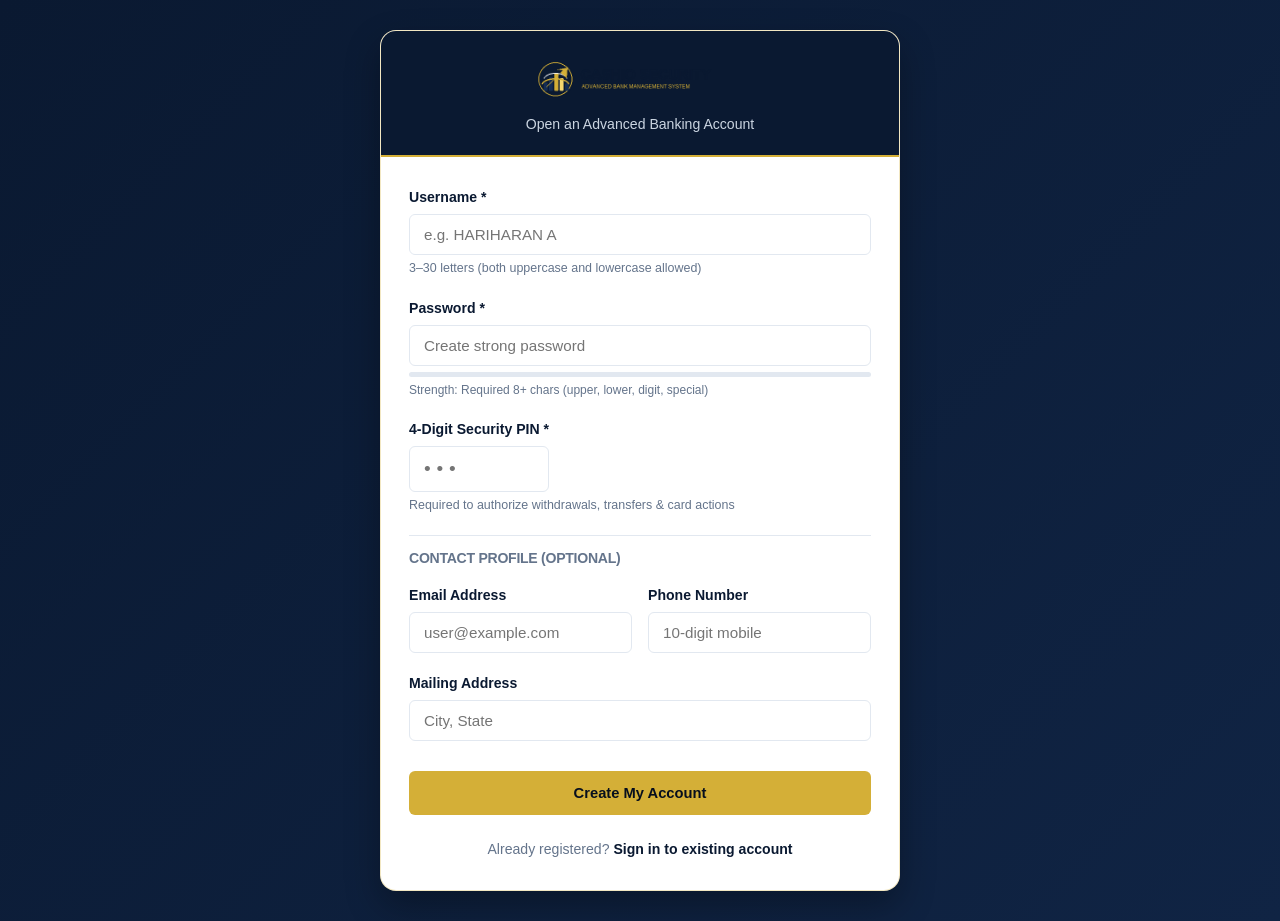
<file: frontend/register.html>
<!DOCTYPE html>
<html lang="en">
<head>
  <meta charset="UTF-8">
  <meta name="viewport" content="width=device-width, initial-scale=1.0">
  <title>Open an Account — Cashio Security</title>
  <link rel="stylesheet" href="css/style.css">
</head>
<body style="display: flex; align-items: center; justify-content: center; min-height: 100vh; background: linear-gradient(135deg, #0A1931 0%, #102444 100%); padding: 30px 20px;">

  <div style="background: #ffffff; border-radius: 16px; box-shadow: 0 15px 35px rgba(0,0,0,0.3); width: 100%; max-width: 520px; overflow: hidden; border: 1px solid rgba(212, 175, 55, 0.3);">
    
    <!-- Header -->
    <div style="background: #0A1931; padding: 26px 24px 20px; text-align: center; border-bottom: 2px solid #D4AF37;">
      <a href="index.html">
        <img src="assets/logo.png" alt="Cashio Security" style="height: 44px; margin-bottom: 6px;">
      </a>
      <p style="color: #cbd5e1; font-size: 0.88rem;">Open an Advanced Banking Account</p>
    </div>

    <!-- Form Area -->
    <div style="padding: 30px 28px;">
      
      <div id="register-alert" style="display: none; padding: 12px 16px; border-radius: 8px; font-size: 0.88rem; margin-bottom: 20px;"></div>

      <form id="register-form">
        
        <!-- Username -->
        <div class="form-group">
          <label class="form-label" for="reg-name">Username *</label>
          <input type="text" id="reg-name" class="form-control" placeholder="e.g. HARIHARAN A" required />
          <div class="form-hint">3–30 letters (both uppercase and lowercase allowed)</div>
        </div>

        <!-- Password with Strength Meter -->
        <div class="form-group">
          <label class="form-label" for="reg-password">Password *</label>
          <input type="password" id="reg-password" class="form-control" placeholder="Create strong password" required />
          
          <div class="strength-bar-container">
            <div id="strength-bar" class="strength-bar"></div>
          </div>
          <div id="strength-text" style="font-size: 0.75rem; color: #64748b; margin-top: 4px;">Strength: Required 8+ chars (upper, lower, digit, special)</div>
        </div>

        <!-- 4-Digit Security PIN -->
        <div class="form-group">
          <label class="form-label" for="reg-pin">4-Digit Security PIN *</label>
          <input type="password" id="reg-pin" class="form-control" maxlength="4" placeholder="••••" required 
                 style="font-size: 1.2rem; letter-spacing: 0.3em; width: 140px;" />
          <div class="form-hint">Required to authorize withdrawals, transfers & card actions</div>
        </div>

        <div style="border-top: 1px solid #e2e8f0; margin: 20px 0 16px; padding-top: 12px;">
          <h4 style="font-size: 0.88rem; text-transform: uppercase; color: #64748b; margin-bottom: 12px;">Contact Profile (Optional)</h4>
        </div>

        <!-- Contact Info -->
        <div class="grid-2" style="gap: 16px;">
          <div class="form-group">
            <label class="form-label" for="reg-email">Email Address</label>
            <input type="email" id="reg-email" class="form-control" placeholder="user@example.com" />
          </div>

          <div class="form-group">
            <label class="form-label" for="reg-phone">Phone Number</label>
            <input type="tel" id="reg-phone" class="form-control" placeholder="10-digit mobile" maxlength="10" />
          </div>
        </div>

        <div class="form-group">
          <label class="form-label" for="reg-address">Mailing Address</label>
          <input type="text" id="reg-address" class="form-control" placeholder="City, State" />
        </div>

        <button type="submit" id="reg-submit-btn" class="btn btn-gold btn-block" style="padding: 13px; margin-top: 10px; font-weight: 700;">
          Create My Account
        </button>

      </form>

      <div style="margin-top: 24px; text-align: center; font-size: 0.88rem; color: #64748b;">
        Already registered? <a href="login.html" style="font-weight: 700;">Sign in to existing account</a>
      </div>

    </div>
  </div>

  <!-- Success Modal displaying Account Number -->
  <div id="success-modal" class="modal-backdrop">
    <div class="modal-card">
      <div class="modal-header">
        <h3>🎉 Account Created!</h3>
      </div>
      <div class="modal-body" style="text-align: center; padding: 28px 24px;">
        <p style="color: #64748b; font-size: 0.95rem; margin-bottom: 16px;">Welcome to Cashio Security. Your official account number has been assigned:</p>
        <div id="modal-acc-num" style="font-size: 2rem; font-weight: 800; font-family: monospace; color: #0A1931; background: #f8fafc; padding: 12px; border-radius: 8px; border: 2px dashed #D4AF37; margin-bottom: 16px;">
          --------
        </div>
        <p style="font-size: 0.85rem; color: #64748b;">Please save this account number. You can now log in using your username and password.</p>
      </div>
      <div class="modal-footer" style="justify-content: center;">
        <a href="login.html" class="btn btn-primary" style="padding: 10px 32px;">Proceed to Login</a>
      </div>
    </div>
  </div>

  <script src="js/api.js"></script>
  <script src="js/auth.js"></script>
  <script src="js/ui.js"></script>
  <script>
    const pwInput = document.getElementById("reg-password");
    const bar = document.getElementById("strength-bar");
    const strengthText = document.getElementById("strength-text");

    // Live password strength calculation
    pwInput.addEventListener("input", () => {
      const val = pwInput.value;
      let score = 0;
      if (val.length >= 8) score++;
      if (/[A-Z]/.test(val)) score++;
      if (/[a-z]/.test(val)) score++;
      if (/\d/.test(val)) score++;
      if (/[^A-Za-z0-9]/.test(val)) score++;

      const colors = ["#ef4444", "#f97316", "#eab308", "#3b82f6", "#10b981"];
      const labels = ["Very Weak", "Weak", "Medium", "Good", "Strong (Complies with Cashio Security)"];
      
      const pct = Math.min(100, (score / 5) * 100);
      bar.style.width = pct + "%";
      bar.style.backgroundColor = colors[Math.max(0, score - 1)] || "#ef4444";
      strengthText.textContent = `Strength: ${labels[Math.max(0, score - 1)] || "Too Short"}`;
      strengthText.style.color = colors[Math.max(0, score - 1)] || "#ef4444";
    });

    const form = document.getElementById("register-form");
    const alertEl = document.getElementById("register-alert");
    const submitBtn = document.getElementById("reg-submit-btn");

    form.onsubmit = async (e) => {
      e.preventDefault();
      alertEl.style.display = "none";

      const name = document.getElementById("reg-name").value.trim();
      const password = pwInput.value;
      const pin = document.getElementById("reg-pin").value.trim();
      const email = document.getElementById("reg-email").value.trim() || null;
      const phone = document.getElementById("reg-phone").value.trim() || null;
      const address = document.getElementById("reg-address").value.trim() || null;

      // Basic client-side pre-checks (supports uppercase, lowercase & spaces)
      if (!/^[a-zA-Z ]{3,30}$/.test(name)) {
        alertEl.style.display = "block";
        alertEl.style.background = "#fee2e2";
        alertEl.style.color = "#b91c1c";
        alertEl.textContent = "Username must be 3–30 letters (both uppercase and lowercase letters are allowed).";
        return;
      }

      if (!/^\d{4}$/.test(pin)) {
        alertEl.style.display = "block";
        alertEl.style.background = "#fee2e2";
        alertEl.style.color = "#b91c1c";
        alertEl.textContent = "PIN must be exactly 4 digits.";
        return;
      }

      submitBtn.disabled = true;
      submitBtn.innerHTML = '<span class="spinner"></span> Creating Account...';

      try {
        const payload = { name, password, pin, email, phone, address };
        const data = await api.post("/auth/register", payload);

        // Display Account Number in Modal
        document.getElementById("modal-acc-num").textContent = data.account_number;
        document.getElementById("success-modal").classList.add("active");

      } catch (err) {
        submitBtn.disabled = false;
        submitBtn.innerHTML = 'Create My Account';

        alertEl.style.display = "block";
        alertEl.style.background = "#fee2e2";
        alertEl.style.color = "#b91c1c";
        alertEl.textContent = err.message || "Failed to create account. Please check the rules.";
      }
    };
  </script>
</body>
</html>
</file>
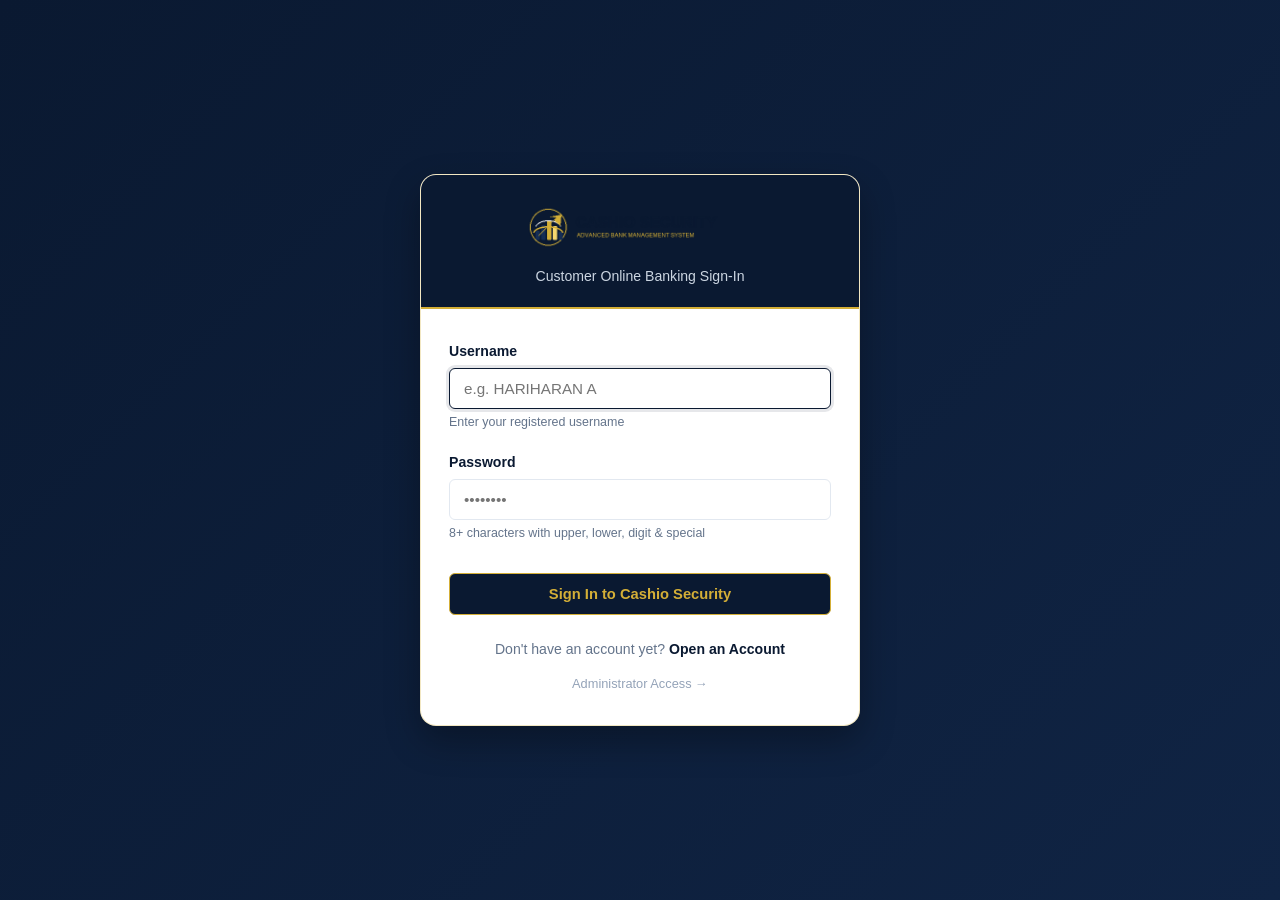
<file: frontend/transactions.html>
<!DOCTYPE html>
<html lang="en">
<head>
  <meta charset="UTF-8">
  <meta name="viewport" content="width=device-width, initial-scale=1.0">
  <title>Transaction Ledger — Cashio Security</title>
  <link rel="stylesheet" href="css/style.css">
</head>
<body>

  <div class="app-container">
    
    <aside class="sidebar">
      <div class="sidebar-header">
        <img src="assets/logo.png" alt="Cashio Security" class="sidebar-logo">
      </div>
      <ul class="sidebar-menu">
        <li class="menu-category">Main Banking</li>
        <li><a href="dashboard.html"><span class="icon">📊</span> Dashboard</a></li>
        <li><a href="deposit.html"><span class="icon">📥</span> Deposit Money</a></li>
        <li><a href="withdraw.html"><span class="icon">📤</span> Withdraw Cash</a></li>
        <li><a href="transfer.html"><span class="icon">🔄</span> Transfer Funds</a></li>
        
        <li class="menu-category">Ledger & Documents</li>
        <li><a href="transactions.html" class="active"><span class="icon">📜</span> Transactions</a></li>
        <li><a href="statement.html"><span class="icon">📄</span> Account Statement</a></li>
        <li><a href="card.html"><span class="icon">💳</span> ATM Debit Card</a></li>
        <li><a href="interest.html"><span class="icon">📈</span> Apply Interest</a></li>

        <li class="menu-category">Account Settings</li>
        <li><a href="profile.html"><span class="icon">👤</span> My Profile</a></li>
      </ul>
      <div class="sidebar-footer">
        <button id="logout-btn" class="btn btn-outline btn-block" style="color: #cbd5e1; border-color: rgba(255,255,255,0.2);">
          <span>🚪 Log Out</span>
        </button>
      </div>
    </aside>

    <main class="main-content">
      
      <header class="topbar">
        <div class="topbar-left">
          <button class="hamburger-btn">☰</button>
          <h2 class="page-title">Transaction History</h2>
        </div>
        <div class="topbar-right">
          <div class="user-badge">
            <div id="topbar-avatar" class="user-avatar">U</div>
            <span id="topbar-username">Customer</span>
          </div>
        </div>
      </header>

      <div class="content-body">
        
        <!-- Tab Selector -->
        <div style="display: flex; gap: 12px; margin-bottom: 20px;">
          <button id="tab-all-btn" class="btn btn-primary btn-sm">All Transactions</button>
          <button id="tab-failed-btn" class="btn btn-outline btn-sm">Audit: Failed Transactions</button>
        </div>

        <div class="card">
          
          <!-- Filters & Search Toolbar -->
          <div style="display: flex; gap: 16px; margin-bottom: 20px; flex-wrap: wrap; align-items: center; justify-content: space-between;">
            
            <div style="display: flex; gap: 12px; flex: 1; min-width: 280px;">
              <input type="text" id="search-input" class="form-control" placeholder="Search by Txn ID or remark (e.g. TXN-00001)..." />
              
              <select id="type-filter" class="form-control" style="width: 170px;">
                <option value="">All Types</option>
                <option value="DEPOSIT">Deposit</option>
                <option value="WITHDRAW">Withdraw</option>
                <option value="TRANSFER_OUT">Transfer Out</option>
                <option value="TRANSFER_IN">Transfer In</option>
                <option value="INTEREST">Interest</option>
                <option value="CARD">Card Events</option>
              </select>
            </div>

            <div>
              <a href="statement.html" class="btn btn-gold btn-sm">Export Full Statement PDF &rarr;</a>
            </div>

          </div>

          <!-- Table -->
          <div class="table-responsive">
            <table class="data-table">
              <thead>
                <tr>
                  <th>Txn ID</th>
                  <th>Date & Time</th>
                  <th>Type</th>
                  <th>Amount</th>
                  <th>Balance After</th>
                  <th>Status</th>
                  <th>Remark / Details</th>
                  <th>Receipt</th>
                </tr>
              </thead>
              <tbody id="txn-tbody">
                <tr><td colspan="8" style="text-align: center; padding: 30px;">Loading ledger...</td></tr>
              </tbody>
            </table>
          </div>

          <!-- Pagination Controls -->
          <div style="display: flex; justify-content: space-between; align-items: center; margin-top: 20px; padding-top: 14px; border-top: 1px solid var(--border-color);">
            <div id="page-info" style="font-size: 0.85rem; color: #64748b;">Showing 0 to 0 of 0 entries</div>
            <div style="display: flex; gap: 8px;">
              <button id="prev-page-btn" class="btn btn-outline btn-sm" disabled>&larr; Previous</button>
              <button id="next-page-btn" class="btn btn-outline btn-sm" disabled>Next &rarr;</button>
            </div>
          </div>

        </div>

      </div>
    </main>
  </div>

  <script src="js/api.js"></script>
  <script src="js/auth.js"></script>
  <script src="js/ui.js"></script>
  <script>
    auth.requireAuth();
    document.getElementById("logout-btn").onclick = () => auth.logout();

    let allTransactions = [];
    let currentMode = "all"; // "all" | "failed"
    let currentPage = 1;
    const PAGE_SIZE = 10;

    const tabAllBtn = document.getElementById("tab-all-btn");
    const tabFailedBtn = document.getElementById("tab-failed-btn");
    const searchInput = document.getElementById("search-input");
    const typeFilter = document.getElementById("type-filter");

    tabAllBtn.onclick = () => {
      currentMode = "all";
      tabAllBtn.className = "btn btn-primary btn-sm";
      tabFailedBtn.className = "btn btn-outline btn-sm";
      fetchTransactions();
    };

    tabFailedBtn.onclick = () => {
      currentMode = "failed";
      tabFailedBtn.className = "btn btn-primary btn-sm";
      tabAllBtn.className = "btn btn-outline btn-sm";
      fetchTransactions();
    };

    searchInput.oninput = () => {
      currentPage = 1;
      renderTable();
    };

    typeFilter.onchange = () => {
      currentPage = 1;
      renderTable();
    };

    async function fetchTransactions() {
      try {
        const endpoint = currentMode === "all" ? "/transactions" : "/transactions/failed";
        allTransactions = await api.get(endpoint) || [];
        currentPage = 1;
        renderTable();
      } catch (err) {
        ui.toast(err.message || "Failed to load transactions", "error");
      }
    }

    function renderTable() {
      const q = searchInput.value.trim().toLowerCase();
      const type = typeFilter.value;

      // Filter
      let filtered = allTransactions.filter(t => {
        const matchesQ = !q || (t.txn_id && t.txn_id.toLowerCase().includes(q)) || 
                                (t.remark && t.remark.toLowerCase().includes(q));
        const matchesType = !type || (type === "CARD" ? t.type.startsWith("CARD") : t.type === type);
        return matchesQ && matchesType;
      });

      const totalItems = filtered.length;
      const totalPages = Math.ceil(totalItems / PAGE_SIZE) || 1;
      if (currentPage > totalPages) currentPage = totalPages;

      const startIdx = (currentPage - 1) * PAGE_SIZE;
      const paginated = filtered.slice(startIdx, startIdx + PAGE_SIZE);

      const tbody = document.getElementById("txn-tbody");

      if (paginated.length === 0) {
        tbody.innerHTML = `<tr><td colspan="8" style="text-align: center; color: #64748b; padding: 30px;">No transactions matching current filters.</td></tr>`;
      } else {
        tbody.innerHTML = paginated.map(t => {
          const isCredit = ["DEPOSIT", "TRANSFER_IN", "INTEREST"].includes(t.type);
          const amtClass = isCredit ? "text-success" : (t.amount_rupees === "₹0.00" ? "text-muted" : "text-danger");
          const amtPrefix = isCredit ? "+" : (t.amount_rupees === "₹0.00" ? "" : "-");

          return `
            <tr>
              <td><strong style="font-family: monospace;">${auth.escapeHTML(t.txn_id)}</strong></td>
              <td style="font-size: 0.8rem; color: #64748b;">${new Date(t.timestamp).toLocaleString()}</td>
              <td><span class="badge ${isCredit ? 'badge-success' : 'badge-info'}">${auth.escapeHTML(t.type.replace('_', ' '))}</span></td>
              <td class="${amtClass}" style="font-weight: 700;">${amtPrefix}${auth.escapeHTML(t.amount_rupees)}</td>
              <td style="font-weight: 600;">${auth.escapeHTML(t.balance_after_rupees)}</td>
              <td><span class="badge ${t.status === 'SUCCESS' ? 'badge-success' : 'badge-danger'}">${auth.escapeHTML(t.status)}</span></td>
              <td style="font-size: 0.85rem; color: #475569; max-width: 220px;">${auth.escapeHTML(t.remark || '-')}</td>
              <td>
                <button class="btn btn-outline btn-sm" onclick="downloadReceipt('${auth.escapeHTML(t.txn_id)}')">
                  PDF
                </button>
              </td>
            </tr>
          `;
        }).join("");
      }

      // Pagination Controls
      document.getElementById("page-info").textContent = 
        `Showing ${totalItems === 0 ? 0 : startIdx + 1} to ${Math.min(startIdx + PAGE_SIZE, totalItems)} of ${totalItems} entries`;
      
      const prevBtn = document.getElementById("prev-page-btn");
      const nextBtn = document.getElementById("next-page-btn");

      prevBtn.disabled = currentPage <= 1;
      nextBtn.disabled = currentPage >= totalPages;

      prevBtn.onclick = () => {
        if (currentPage > 1) {
          currentPage--;
          renderTable();
        }
      };

      nextBtn.onclick = () => {
        if (currentPage < totalPages) {
          currentPage++;
          renderTable();
        }
      };
    }

    async function downloadReceipt(txnId) {
      try {
        ui.toast(`Generating receipt for ${txnId}...`, "info");
        const blob = await api.get(`/transactions/${txnId}/receipt`);
        api.downloadBlob(blob, `receipt_${txnId}.pdf`);
        ui.toast("Receipt downloaded successfully!", "success");
      } catch (err) {
        ui.toast(err.message || "Failed to download receipt", "error");
      }
    }

    fetchTransactions();
  </script>
</body>
</html>
</file>
<file: frontend/css/style.css>
/* ==========================================================================
   Cashio Security — Modern Fintech Design System
   Brand Palette: Navy Blue (#0A1931), Accent Gold (#D4AF37), Crisp White
   ========================================================================== */

:root {
  --navy-primary: #0A1931;
  --navy-dark: #060e1d;
  --navy-surface: #102444;
  --navy-light: #1c3660;
  --gold-primary: #D4AF37;
  --gold-hover: #b89328;
  --gold-light: #F5D76E;
  --gold-subtle: rgba(212, 175, 55, 0.12);
  --text-main: #1e293b;
  --text-muted: #64748b;
  --text-light: #f8fafc;
  --bg-page: #f1f5f9;
  --bg-card: #ffffff;
  --border-color: #e2e8f0;
  --success: #10b981;
  --danger: #ef4444;
  --warning: #f59e0b;
  --info: #3b82f6;
  --shadow-sm: 0 1px 3px rgba(0, 0, 0, 0.08);
  --shadow-md: 0 4px 12px rgba(10, 25, 49, 0.08);
  --shadow-lg: 0 10px 25px rgba(10, 25, 49, 0.15);
  --radius-sm: 6px;
  --radius-md: 10px;
  --radius-lg: 16px;
  --font-sans: 'Inter', -apple-system, BlinkMacSystemFont, 'Segoe UI', Roboto, sans-serif;
}

* {
  box-sizing: border-box;
  margin: 0;
  padding: 0;
}

body {
  font-family: var(--font-sans);
  background: var(--bg-page);
  color: var(--text-main);
  line-height: 1.5;
  min-height: 100vh;
}

/* ==========================================================================
   Typography & Utilities
   ========================================================================== */
h1, h2, h3, h4, h5 {
  color: var(--navy-primary);
  font-weight: 700;
  letter-spacing: -0.02em;
}

a {
  color: var(--navy-primary);
  text-decoration: none;
  font-weight: 500;
  transition: color 0.15s ease;
}

a:hover {
  color: var(--gold-primary);
}

.text-gold { color: var(--gold-primary); }
.text-danger { color: var(--danger); }
.text-success { color: var(--success); }
.text-muted { color: var(--text-muted); }

/* ==========================================================================
   App Layout (Sidebar + Topbar + Content)
   ========================================================================== */
.app-container {
  display: flex;
  min-height: 100vh;
}

/* Sidebar */
.sidebar {
  width: 260px;
  background: var(--navy-primary);
  color: var(--text-light);
  display: flex;
  flex-direction: column;
  position: fixed;
  top: 0;
  bottom: 0;
  left: 0;
  z-index: 100;
  transition: transform 0.3s ease;
  border-right: 1px solid rgba(212, 175, 55, 0.2);
}

.sidebar-header {
  padding: 24px 20px;
  border-bottom: 1px solid rgba(255, 255, 255, 0.08);
  display: flex;
  align-items: center;
  gap: 12px;
}

.sidebar-logo {
  height: 38px;
  object-fit: contain;
}

.sidebar-menu {
  flex: 1;
  padding: 20px 12px;
  overflow-y: auto;
  list-style: none;
}

.menu-category {
  font-size: 0.72rem;
  text-transform: uppercase;
  letter-spacing: 0.08em;
  color: var(--gold-primary);
  padding: 12px 12px 6px;
  font-weight: 700;
}

.sidebar-menu a {
  display: flex;
  align-items: center;
  gap: 12px;
  padding: 11px 14px;
  color: #cbd5e1;
  border-radius: var(--radius-sm);
  font-size: 0.92rem;
  font-weight: 500;
  margin-bottom: 3px;
  transition: all 0.2s ease;
}

.sidebar-menu a:hover,
.sidebar-menu a.active {
  background: var(--navy-surface);
  color: var(--gold-primary);
  box-shadow: inset 3px 0 0 var(--gold-primary);
}

.sidebar-menu a .icon {
  font-size: 1.15rem;
  width: 22px;
  text-align: center;
}

.sidebar-footer {
  padding: 16px 20px;
  border-top: 1px solid rgba(255, 255, 255, 0.08);
  background: rgba(0, 0, 0, 0.15);
}

/* Main View Area */
.main-content {
  flex: 1;
  margin-left: 260px;
  display: flex;
  flex-direction: column;
  min-width: 0;
}

/* Topbar */
.topbar {
  background: #ffffff;
  height: 68px;
  padding: 0 32px;
  display: flex;
  align-items: center;
  justify-content: space-between;
  border-bottom: 1px solid var(--border-color);
  position: sticky;
  top: 0;
  z-index: 50;
}

.topbar-left {
  display: flex;
  align-items: center;
  gap: 16px;
}

.hamburger-btn {
  display: none;
  background: none;
  border: none;
  font-size: 1.5rem;
  color: var(--navy-primary);
  cursor: pointer;
}

.page-title {
  font-size: 1.25rem;
  font-weight: 700;
  color: var(--navy-primary);
}

.topbar-right {
  display: flex;
  align-items: center;
  gap: 20px;
}

.user-badge {
  display: flex;
  align-items: center;
  gap: 10px;
  padding: 6px 14px;
  background: var(--bg-page);
  border-radius: 30px;
  font-size: 0.88rem;
  font-weight: 600;
  color: var(--navy-primary);
}

.user-avatar {
  width: 32px;
  height: 32px;
  background: var(--navy-primary);
  color: var(--gold-primary);
  border-radius: 50%;
  display: grid;
  place-items: center;
  font-weight: bold;
}

/* Content Container */
.content-body {
  padding: 32px;
  flex: 1;
  max-width: 1240px;
  width: 100%;
}

/* ==========================================================================
   Cards & Grids
   ========================================================================== */
.card {
  background: var(--bg-card);
  border-radius: var(--radius-md);
  border: 1px solid var(--border-color);
  box-shadow: var(--shadow-sm);
  padding: 24px;
  margin-bottom: 24px;
}

.card-header {
  display: flex;
  align-items: center;
  justify-content: space-between;
  margin-bottom: 20px;
  padding-bottom: 12px;
  border-bottom: 1px solid var(--border-color);
}

.card-title {
  font-size: 1.1rem;
  font-weight: 700;
  color: var(--navy-primary);
}

.grid-2 {
  display: grid;
  grid-template-columns: repeat(2, 1fr);
  gap: 24px;
}

.grid-3 {
  display: grid;
  grid-template-columns: repeat(3, 1fr);
  gap: 24px;
}

.grid-4 {
  display: grid;
  grid-template-columns: repeat(4, 1fr);
  gap: 20px;
}

/* Hero / Balance Banner */
.balance-banner {
  background: linear-gradient(135deg, var(--navy-primary) 0%, var(--navy-surface) 100%);
  color: white;
  border-radius: var(--radius-lg);
  padding: 28px 32px;
  display: flex;
  align-items: center;
  justify-content: space-between;
  box-shadow: var(--shadow-md);
  margin-bottom: 28px;
  border: 1px solid rgba(212, 175, 55, 0.3);
  position: relative;
  overflow: hidden;
}

.balance-banner::after {
  content: "";
  position: absolute;
  top: -40px;
  right: -40px;
  width: 180px;
  height: 180px;
  background: radial-gradient(circle, rgba(212, 175, 55, 0.15) 0%, transparent 70%);
  pointer-events: none;
}

.balance-label {
  font-size: 0.85rem;
  color: var(--gold-light);
  text-transform: uppercase;
  letter-spacing: 0.05em;
  font-weight: 600;
}

.balance-amount {
  font-size: 2.4rem;
  font-weight: 800;
  color: #ffffff;
  margin: 6px 0 10px;
}

.account-num-tag {
  display: inline-flex;
  align-items: center;
  gap: 8px;
  background: rgba(255, 255, 255, 0.12);
  padding: 4px 12px;
  border-radius: 20px;
  font-size: 0.85rem;
  font-family: monospace;
  color: #f1f5f9;
}

/* Stat Cards */
.stat-card {
  background: #ffffff;
  padding: 20px;
  border-radius: var(--radius-md);
  border: 1px solid var(--border-color);
  box-shadow: var(--shadow-sm);
  display: flex;
  flex-direction: column;
}

.stat-header {
  display: flex;
  align-items: center;
  justify-content: space-between;
  color: var(--text-muted);
  font-size: 0.85rem;
  font-weight: 600;
  margin-bottom: 8px;
}

.stat-value {
  font-size: 1.5rem;
  font-weight: 700;
  color: var(--navy-primary);
}

/* ==========================================================================
   Buttons
   ========================================================================== */
.btn {
  display: inline-flex;
  align-items: center;
  justify-content: center;
  gap: 8px;
  font-weight: 600;
  font-size: 0.92rem;
  padding: 10px 18px;
  border-radius: var(--radius-sm);
  border: 1px solid transparent;
  cursor: pointer;
  transition: all 0.2s ease;
  text-decoration: none;
}

.btn-primary {
  background: var(--navy-primary);
  color: var(--gold-primary);
  border-color: var(--gold-primary);
}

.btn-primary:hover {
  background: var(--navy-surface);
  color: #ffffff;
  transform: translateY(-1px);
  box-shadow: 0 4px 10px rgba(10, 25, 49, 0.2);
}

.btn-gold {
  background: var(--gold-primary);
  color: var(--navy-dark);
}

.btn-gold:hover {
  background: var(--gold-hover);
  color: #ffffff;
  transform: translateY(-1px);
}

.btn-outline {
  background: transparent;
  border-color: var(--border-color);
  color: var(--text-main);
}

.btn-outline:hover {
  background: var(--bg-page);
  border-color: var(--navy-primary);
}

.btn-danger {
  background: var(--danger);
  color: #ffffff;
}

.btn-danger:hover {
  background: #dc2626;
}

.btn-sm {
  padding: 6px 12px;
  font-size: 0.8rem;
}

.btn-block {
  width: 100%;
}

/* ==========================================================================
   Forms & Inputs
   ========================================================================== */
.form-group {
  margin-bottom: 20px;
}

.form-label {
  display: block;
  font-size: 0.88rem;
  font-weight: 600;
  color: var(--navy-primary);
  margin-bottom: 6px;
}

.form-control {
  width: 100%;
  padding: 11px 14px;
  font-size: 0.95rem;
  border: 1px solid var(--border-color);
  border-radius: var(--radius-sm);
  background: #ffffff;
  color: var(--text-main);
  transition: border-color 0.15s ease, box-shadow 0.15s ease;
}

.form-control:focus {
  outline: none;
  border-color: var(--navy-primary);
  box-shadow: 0 0 0 3px rgba(10, 25, 49, 0.1);
}

.form-control:disabled {
  background: #f8fafc;
  cursor: not-allowed;
}

.form-hint {
  font-size: 0.78rem;
  color: var(--text-muted);
  margin-top: 4px;
}

/* Password & PIN Input Show/Hide Toggle */
.password-wrapper {
  position: relative;
  display: flex;
  align-items: center;
  width: 100%;
}

.password-wrapper .form-control {
  padding-right: 86px !important;
}

.password-toggle-btn {
  position: absolute;
  right: 8px;
  top: 50%;
  transform: translateY(-50%);
  background: transparent;
  border: none;
  cursor: pointer;
  padding: 4px 8px;
  font-size: 0.8rem;
  font-weight: 600;
  color: #64748b;
  display: none; /* Hidden until user types in the box */
  align-items: center;
  gap: 4px;
  border-radius: 4px;
  user-select: none;
  transition: all 0.15s ease;
  z-index: 2;
}

.password-toggle-btn:hover {
  color: var(--navy-primary);
  background: rgba(10, 25, 49, 0.08);
}

/* Password Strength Bar */
.strength-bar-container {
  height: 5px;
  background: #e2e8f0;
  border-radius: 3px;
  margin-top: 6px;
  overflow: hidden;
}

.strength-bar {
  height: 100%;
  width: 0%;
  transition: width 0.3s ease, background-color 0.3s ease;
}

/* ==========================================================================
   Tables
   ========================================================================== */
.table-responsive {
  width: 100%;
  overflow-x: auto;
}

.data-table {
  width: 100%;
  border-collapse: collapse;
  text-align: left;
  font-size: 0.9rem;
}

.data-table th {
  background: #f8fafc;
  color: var(--navy-primary);
  font-weight: 700;
  padding: 12px 16px;
  border-bottom: 1px solid var(--border-color);
  text-transform: uppercase;
  font-size: 0.75rem;
  letter-spacing: 0.04em;
}

.data-table td {
  padding: 14px 16px;
  border-bottom: 1px solid var(--border-color);
  vertical-align: middle;
}

.data-table tr:hover {
  background: #f8fafc;
}

/* Badges */
.badge {
  display: inline-flex;
  align-items: center;
  padding: 3px 8px;
  border-radius: 12px;
  font-size: 0.75rem;
  font-weight: 700;
  text-transform: uppercase;
  letter-spacing: 0.02em;
}

.badge-success { background: #dcfce7; color: #15803d; }
.badge-danger { background: #fee2e2; color: #b91c1c; }
.badge-warning { background: #fef3c7; color: #b45309; }
.badge-info { background: #dbeafe; color: #1d4ed8; }

/* ==========================================================================
   Toast Notifications
   ========================================================================== */
#toast-container {
  position: fixed;
  top: 20px;
  right: 20px;
  z-index: 9999;
  display: flex;
  flex-direction: column;
  gap: 10px;
  max-width: 380px;
}

.toast {
  background: #ffffff;
  color: var(--text-main);
  padding: 14px 18px;
  border-radius: var(--radius-md);
  box-shadow: var(--shadow-lg);
  border-left: 5px solid var(--navy-primary);
  display: flex;
  align-items: flex-start;
  gap: 12px;
  animation: slideIn 0.25s ease forwards;
  font-size: 0.9rem;
}

.toast.toast-success { border-left-color: var(--success); }
.toast.toast-error { border-left-color: var(--danger); }
.toast.toast-warning { border-left-color: var(--warning); }

@keyframes slideIn {
  from { transform: translateX(100%); opacity: 0; }
  to { transform: translateX(0); opacity: 1; }
}

/* ==========================================================================
   Modals
   ========================================================================== */
.modal-backdrop {
  position: fixed;
  top: 0;
  left: 0;
  right: 0;
  bottom: 0;
  background: rgba(10, 25, 49, 0.6);
  backdrop-filter: blur(4px);
  display: none;
  align-items: center;
  justify-content: center;
  z-index: 1000;
  padding: 20px;
}

.modal-backdrop.active {
  display: flex;
}

.modal-card {
  background: #ffffff;
  border-radius: var(--radius-lg);
  width: 100%;
  max-width: 440px;
  box-shadow: var(--shadow-lg);
  border: 1px solid var(--border-color);
  animation: scaleUp 0.2s ease forwards;
  overflow: hidden;
}

@keyframes scaleUp {
  from { transform: scale(0.95); opacity: 0; }
  to { transform: scale(1); opacity: 1; }
}

.modal-header {
  padding: 20px 24px;
  background: var(--navy-primary);
  color: #ffffff;
  display: flex;
  align-items: center;
  justify-content: space-between;
}

.modal-header h3 {
  color: var(--gold-primary);
  font-size: 1.15rem;
}

.modal-close-btn {
  background: none;
  border: none;
  color: #ffffff;
  font-size: 1.4rem;
  cursor: pointer;
  line-height: 1;
}

.modal-body {
  padding: 24px;
}

.modal-footer {
  padding: 16px 24px;
  background: #f8fafc;
  border-top: 1px solid var(--border-color);
  display: flex;
  align-items: center;
  justify-content: flex-end;
  gap: 12px;
}

/* Loading Spinner */
.spinner {
  display: inline-block;
  width: 20px;
  height: 20px;
  border: 3px solid rgba(255, 255, 255, 0.3);
  border-radius: 50%;
  border-top-color: #ffffff;
  animation: spin 0.8s ease-in-out infinite;
}

@keyframes spin {
  to { transform: rotate(360deg); }
}

/* ==========================================================================
   Responsive Breakpoints
   ========================================================================== */
@media (max-width: 900px) {
  .sidebar {
    transform: translateX(-100%);
  }
  .sidebar.mobile-open {
    transform: translateX(0);
  }
  .main-content {
    margin-left: 0;
  }
  .hamburger-btn {
    display: block;
  }
  .grid-2, .grid-3, .grid-4 {
    grid-template-columns: 1fr;
  }
  .balance-banner {
    flex-direction: column;
    align-items: flex-start;
    gap: 16px;
  }
}
</file>
<file: frontend/css/card.css>
/* ==========================================================================
   Cashio Security — Interactive 3D ATM Debit Card CSS
   ========================================================================== */

.card-stage {
  perspective: 1200px;
  width: 100%;
  max-width: 440px;
  margin: 20px auto 30px;
}

.atm-card-3d {
  width: 100%;
  aspect-ratio: 85.6 / 53.98; /* ISO/IEC 7810 ID-1 standard ratio */
  position: relative;
  transform-style: preserve-3d;
  transition: transform 0.7s cubic-bezier(0.4, 0, 0.2, 1);
  cursor: pointer;
  border-radius: 16px;
  box-shadow: 0 15px 35px rgba(10, 25, 49, 0.35);
}

.atm-card-3d.flipped {
  transform: rotateY(180deg);
}

.card-face {
  position: absolute;
  top: 0;
  left: 0;
  width: 100%;
  height: 100%;
  backface-visibility: hidden;
  border-radius: 16px;
  overflow: hidden;
  border: 1px solid rgba(212, 175, 55, 0.4);
}

/* Front Face */
.card-front {
  background: linear-gradient(135deg, #0A1931 0%, #162a4a 60%, #061122 100%);
  color: #ffffff;
  padding: 22px 26px;
  display: flex;
  flex-direction: column;
  justify-content: space-between;
  box-sizing: border-box;
}

.card-front::before {
  content: "";
  position: absolute;
  top: -60px;
  right: -60px;
  width: 220px;
  height: 220px;
  background: radial-gradient(circle, rgba(212, 175, 55, 0.22) 0%, transparent 70%);
  pointer-events: none;
}

.card-top-row {
  display: flex;
  align-items: center;
  justify-content: space-between;
}

.card-bank-name {
  font-size: 1.15rem;
  font-weight: 800;
  color: var(--gold-primary);
  letter-spacing: 0.08em;
  text-shadow: 0 1px 2px rgba(0, 0, 0, 0.8);
}

.card-debit-badge {
  font-size: 0.8rem;
  font-weight: 800;
  color: #ffffff;
  background: rgba(255, 255, 255, 0.15);
  padding: 3px 8px;
  border-radius: 4px;
  letter-spacing: 0.05em;
}

.card-chip-row {
  display: flex;
  align-items: center;
  gap: 16px;
  margin: 4px 0;
}

.card-chip {
  width: 48px;
  height: 36px;
}

.contactless-icon {
  font-size: 1.3rem;
  color: rgba(255, 255, 255, 0.7);
  transform: rotate(90deg);
}

.card-number-display {
  font-family: 'Courier New', Courier, monospace;
  font-size: 1.4rem;
  letter-spacing: 0.15em;
  font-weight: 700;
  color: #ffffff;
  text-shadow: 0 2px 3px rgba(0, 0, 0, 0.9);
  user-select: none;
}

.card-bottom-row {
  display: flex;
  align-items: flex-end;
  justify-content: space-between;
}

.card-holder-info {
  display: flex;
  flex-direction: column;
}

.card-label-small {
  font-size: 0.6rem;
  text-transform: uppercase;
  color: var(--gold-light);
  letter-spacing: 0.08em;
  margin-bottom: 2px;
}

.card-holder-name {
  font-size: 0.95rem;
  font-weight: 700;
  text-transform: uppercase;
  letter-spacing: 0.05em;
  color: #ffffff;
  max-width: 220px;
  white-space: nowrap;
  overflow: hidden;
  text-overflow: ellipsis;
}

.card-expiry-info {
  display: flex;
  flex-direction: column;
  align-items: center;
}

.card-expiry-date {
  font-family: 'Courier New', Courier, monospace;
  font-size: 0.95rem;
  font-weight: 700;
}

.card-network-logo {
  display: flex;
  align-items: center;
}

.network-circle {
  width: 26px;
  height: 26px;
  border-radius: 50%;
  opacity: 0.9;
}

.network-red { background: #eb001b; }
.network-yellow { background: #f79e1b; margin-left: -10px; }

/* Back Face */
.card-back {
  background: linear-gradient(135deg, #061122 0%, #0A1931 100%);
  color: #ffffff;
  transform: rotateY(180deg);
  display: flex;
  flex-direction: column;
  justify-content: space-between;
  padding: 0 0 16px 0;
  box-sizing: border-box;
}

.card-mag-stripe {
  width: 100%;
  height: 44px;
  background: #111111;
  margin-top: 24px;
}

.card-back-middle {
  padding: 0 24px;
}

.card-sig-panel {
  background: #ffffff;
  height: 34px;
  border-radius: 4px;
  display: flex;
  align-items: center;
  justify-content: flex-end;
  padding: 0 12px;
  position: relative;
  background-image: repeating-linear-gradient(45deg, #f1f5f9, #f1f5f9 5px, #ffffff 5px, #ffffff 10px);
}

.card-cvv-text {
  font-family: 'Courier New', Courier, monospace;
  font-weight: 800;
  font-size: 0.95rem;
  color: #1e293b;
  letter-spacing: 0.1em;
}

.card-back-footer {
  padding: 0 24px;
  font-size: 0.62rem;
  color: #94a3b8;
  line-height: 1.3;
}

.card-flip-prompt {
  text-align: center;
  font-size: 0.8rem;
  color: var(--text-muted);
  margin-top: 8px;
}
</file>
